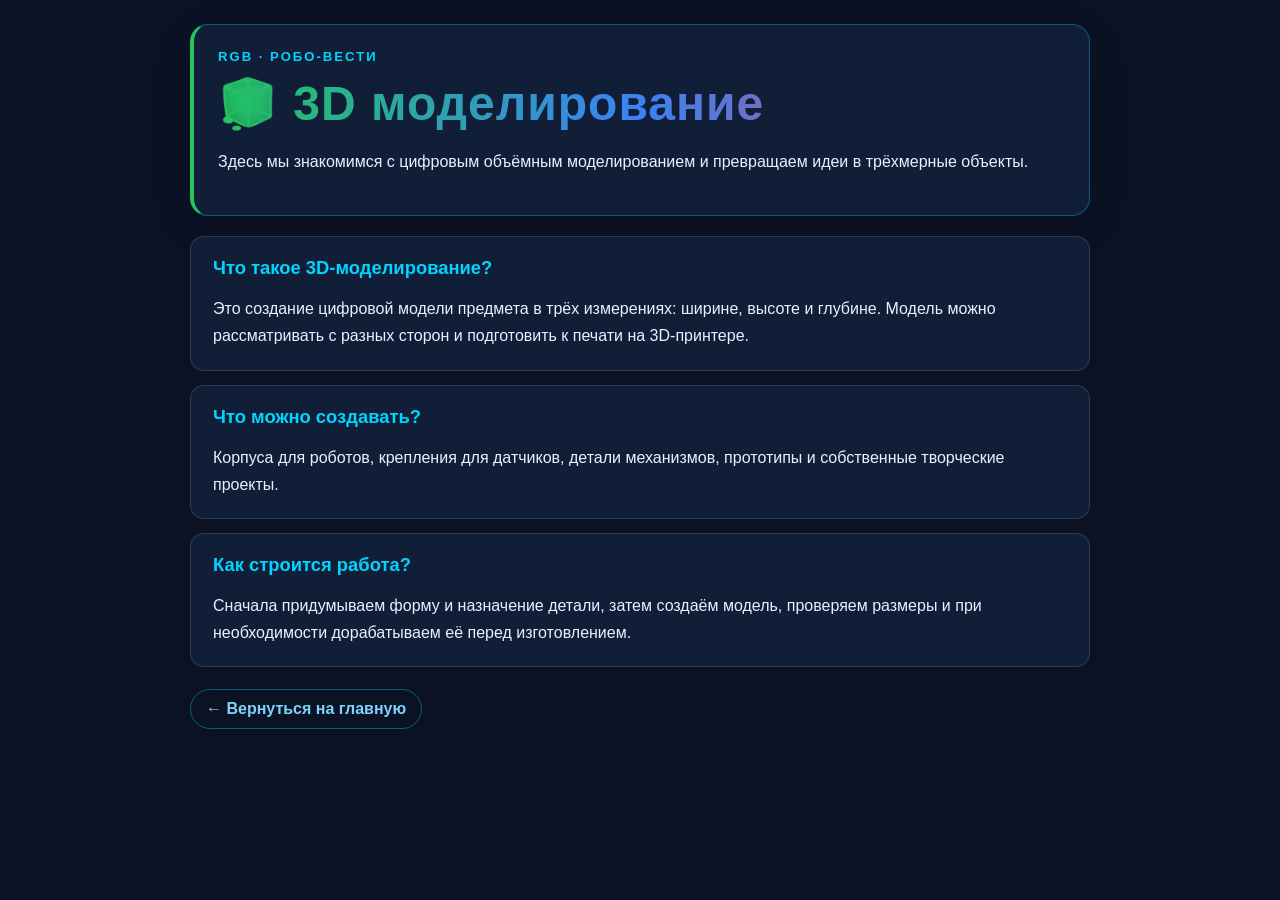
<file: 3d-modeling.html>
<!doctype html>
<html lang="ru">
<head>
  <meta charset="utf-8">
  <meta name="viewport" content="width=device-width, initial-scale=1">
  <meta name="theme-color" content="#101a32">
  <title>3D моделирование — RGB | РОБО-ВЕСТИ</title>
  <link rel="stylesheet" href="style/style.css">
  <style>
    body.topic-page { min-height: 100vh; margin: 0; padding: 24px 16px 48px; box-sizing: border-box; background: var(--custom-bg, #0b1224); color: var(--custom-text, #e8f1ff); }
    .topic-wrap { width: min(900px, 100%); margin: 0 auto; }
    .topic-header { padding: 24px; border: 1px solid var(--custom-accent, #00d4ff55); border-left: 4px solid #22c55e; border-radius: 18px; background: var(--custom-panel, #111e38); box-shadow: 0 12px 36px #0002; }
    .topic-kicker { color: var(--custom-accent, #00d4ff); font-weight: 700; letter-spacing: 2px; text-transform: uppercase; font-size: .82rem; }
    .topic-header h1 { margin: 12px 0; font-size: clamp(1.8rem, 5vw, 3rem); letter-spacing: 1px; }
    .topic-header p { line-height: 1.7; }
    .topic-content { display: grid; gap: 14px; margin-top: 18px; }
    .topic-card { padding: 20px 22px; border: 1px solid #ffffff20; border-radius: 14px; background: var(--custom-panel, #111e38); }
    .topic-card h2 { margin-top: 0; color: var(--custom-accent, #00d4ff); font-size: 1.15rem; }
    .topic-card p { line-height: 1.7; margin-bottom: 0; }
    .back-link { display: inline-flex; align-items: center; gap: 8px; margin-top: 22px; padding: 10px 15px; border-radius: 999px; border: 1px solid var(--custom-accent, #00d4ff66); color: var(--custom-accent, #7dd3fc); text-decoration: none; font-weight: 700; }
    .back-link:hover, .back-link:focus-visible { background: #00d4ff18; outline: 2px solid var(--custom-accent, #00d4ff); outline-offset: 2px; }
  </style>
</head>
<body class="topic-page">
  <main class="topic-wrap">
    <header class="topic-header">
      <div class="topic-kicker">RGB · РОБО-ВЕСТИ</div>
      <h1>🧊 3D моделирование</h1>
      <p>Здесь мы знакомимся с цифровым объёмным моделированием и превращаем идеи в трёхмерные объекты.</p>
    </header>
    <div class="topic-content">
      <section class="topic-card"><h2>Что такое 3D-моделирование?</h2><p>Это создание цифровой модели предмета в трёх измерениях: ширине, высоте и глубине. Модель можно рассматривать с разных сторон и подготовить к печати на 3D-принтере.</p></section>
<section class="topic-card"><h2>Что можно создавать?</h2><p>Корпуса для роботов, крепления для датчиков, детали механизмов, прототипы и собственные творческие проекты.</p></section>
<section class="topic-card"><h2>Как строится работа?</h2><p>Сначала придумываем форму и назначение детали, затем создаём модель, проверяем размеры и при необходимости дорабатываем её перед изготовлением.</p></section>
    </div>
    <a class="back-link" href="index.html">← Вернуться на главную</a>
  </main>
</body>
</html>
</file>
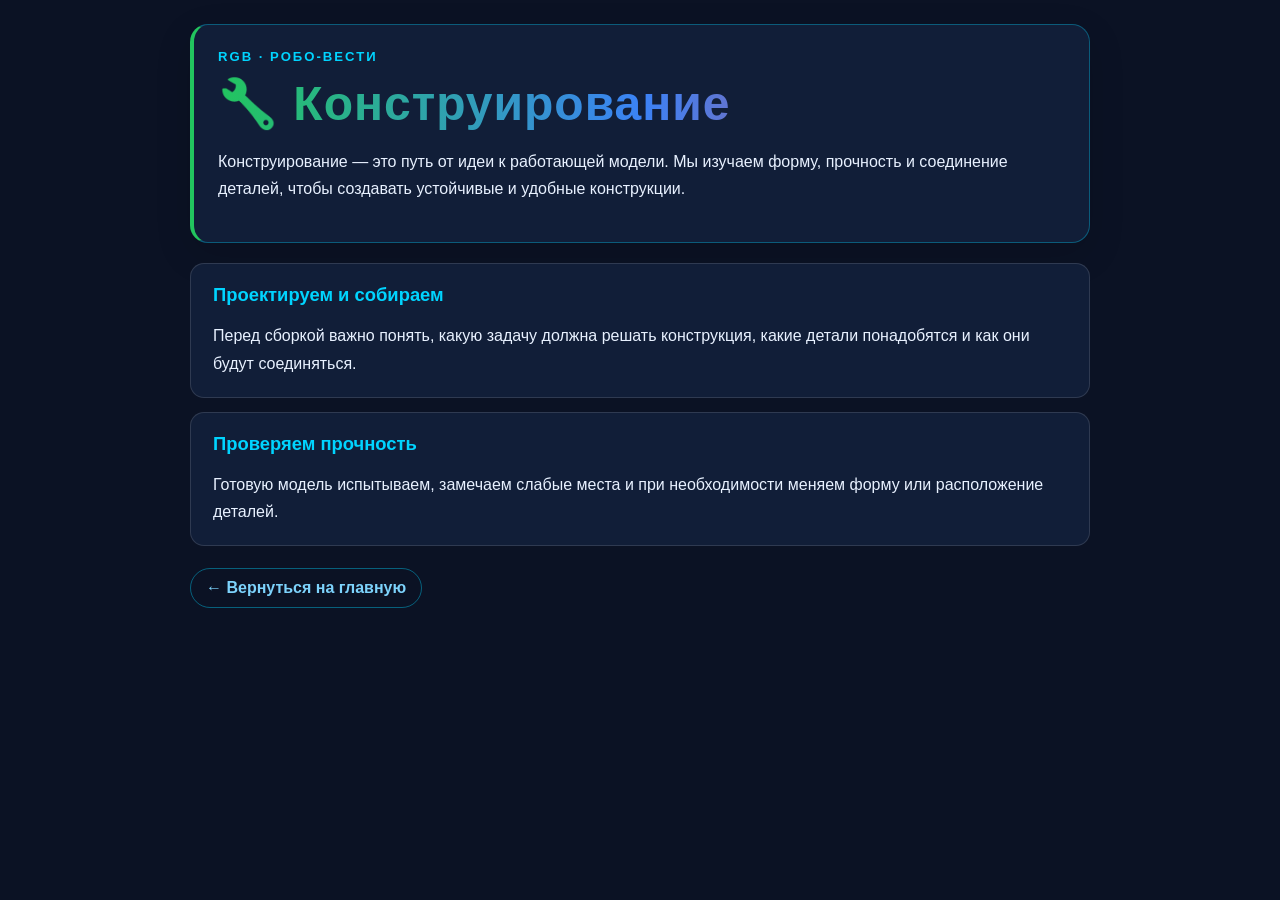
<file: construction.html>
<!doctype html>
<html lang="ru"><head><meta charset="utf-8"><meta name="viewport" content="width=device-width, initial-scale=1"><meta name="theme-color" content="#101a32"><title>🔧 Конструирование — RGB | РОБО-ВЕСТИ</title><link rel="stylesheet" href="style/style.css">
<style>body.topic-page{min-height:100vh;margin:0;padding:24px 16px 48px;box-sizing:border-box;background:var(--custom-bg,#0b1224);color:var(--custom-text,#e8f1ff)}.topic-wrap{width:min(900px,100%);margin:0 auto}.topic-header{padding:24px;border:1px solid var(--custom-accent,#00d4ff55);border-left:4px solid #22c55e;border-radius:18px;background:var(--custom-panel,#111e38);box-shadow:0 12px 36px #0002}.topic-kicker{color:var(--custom-accent,#00d4ff);font-weight:700;letter-spacing:2px;text-transform:uppercase;font-size:.82rem}.topic-header h1{margin:12px 0;font-size:clamp(1.8rem,5vw,3rem);letter-spacing:1px}.topic-header p{line-height:1.7}.topic-content{display:grid;gap:14px;margin-top:18px}.topic-card{padding:20px 22px;border:1px solid #ffffff20;border-radius:14px;background:var(--custom-panel,#111e38)}.topic-card h2{margin-top:0;color:var(--custom-accent,#00d4ff);font-size:1.15rem}.topic-card p{line-height:1.7;margin-bottom:0}.back-link{display:inline-flex;align-items:center;gap:8px;margin-top:22px;padding:10px 15px;border-radius:999px;border:1px solid var(--custom-accent,#00d4ff66);color:var(--custom-accent,#7dd3fc);text-decoration:none;font-weight:700}.back-link:hover,.back-link:focus-visible{background:#00d4ff18;outline:2px solid var(--custom-accent,#00d4ff);outline-offset:2px}</style></head>
<body class="topic-page"><main class="topic-wrap"><header class="topic-header"><div class="topic-kicker">RGB · РОБО-ВЕСТИ</div><h1>🔧 Конструирование</h1><p>Конструирование — это путь от идеи к работающей модели. Мы изучаем форму, прочность и соединение деталей, чтобы создавать устойчивые и удобные конструкции.</p></header><div class="topic-content"><section class="topic-card"><h2>Проектируем и собираем</h2><p>Перед сборкой важно понять, какую задачу должна решать конструкция, какие детали понадобятся и как они будут соединяться.</p></section><section class="topic-card"><h2>Проверяем прочность</h2><p>Готовую модель испытываем, замечаем слабые места и при необходимости меняем форму или расположение деталей.</p></section></div><a class="back-link" href="index.html">← Вернуться на главную</a></main></body></html>
</file>
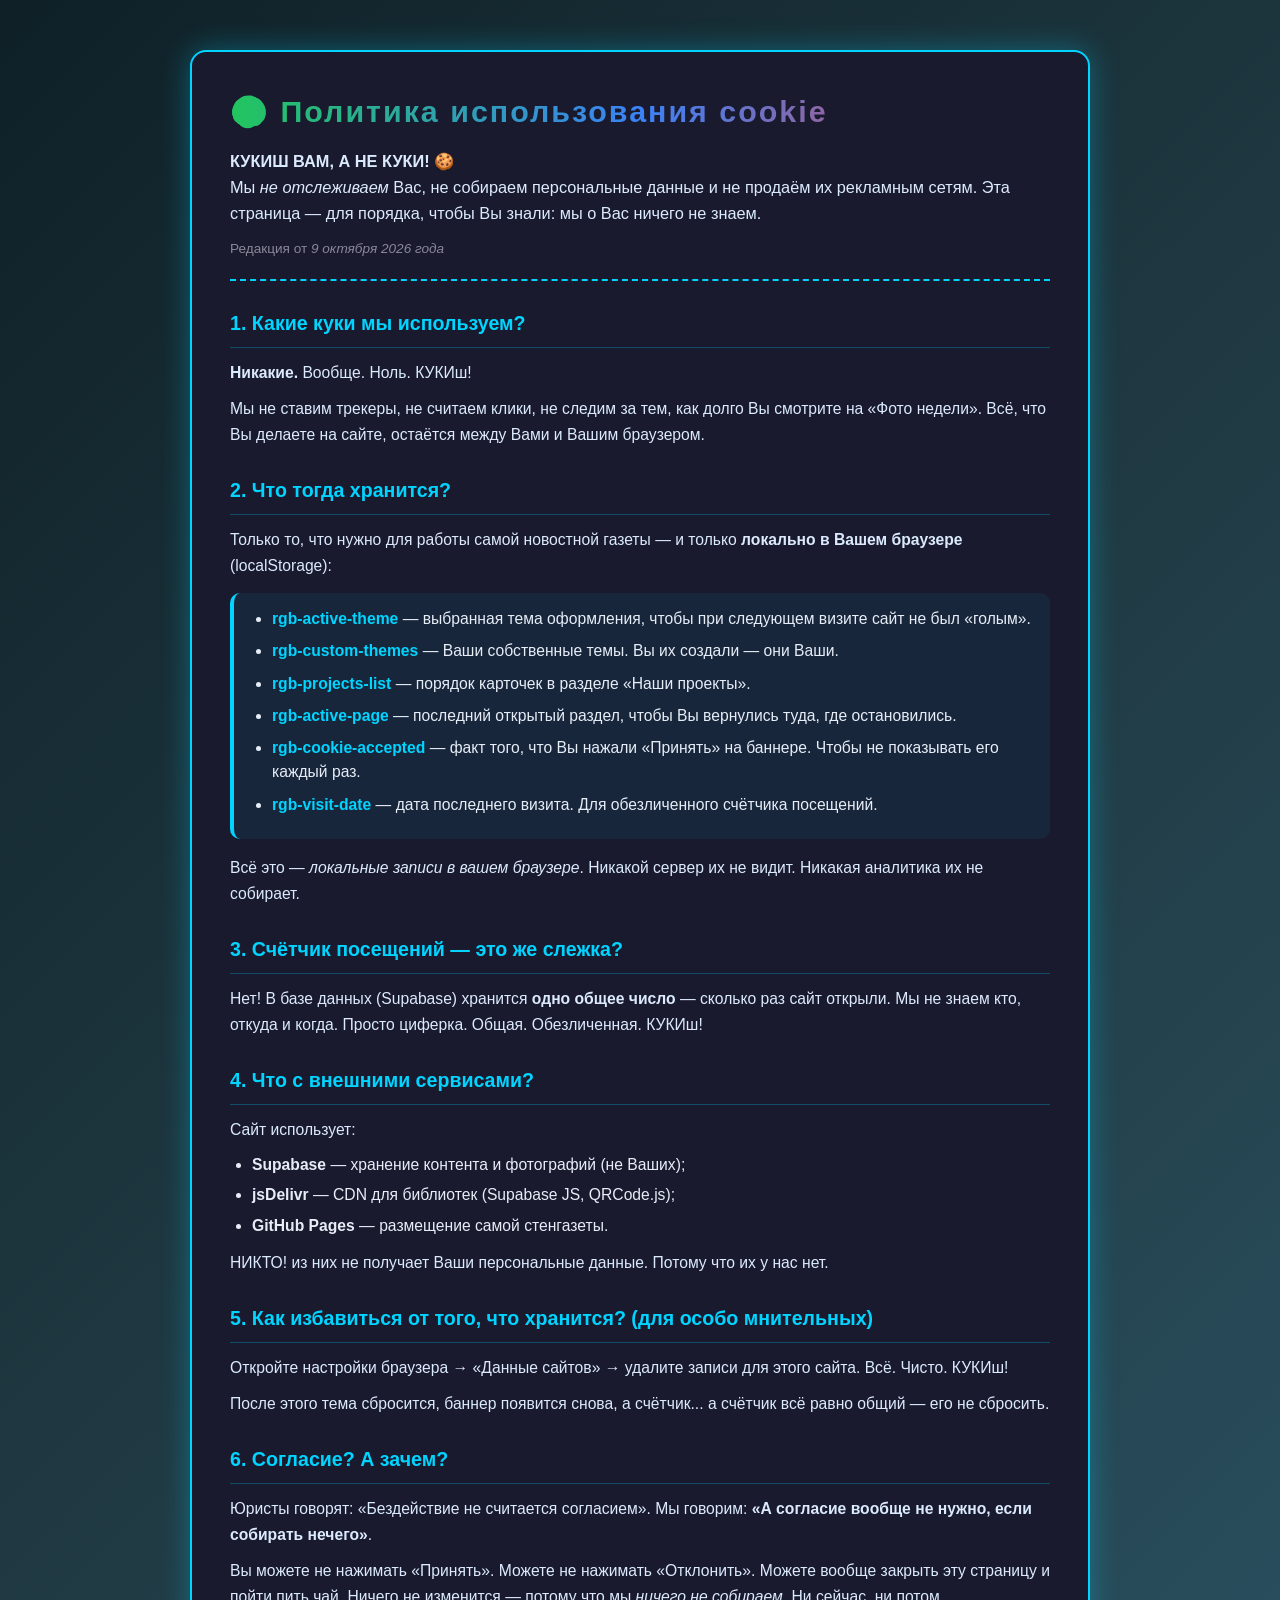
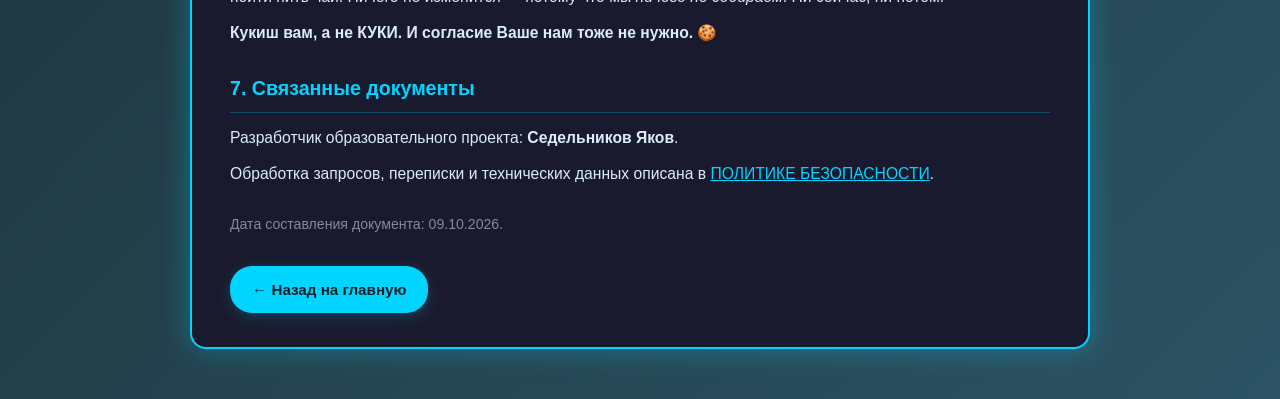
<file: cookies.html>
<!DOCTYPE html>
<html lang="ru">
<head>
    <meta charset="UTF-8">
    <meta name="viewport" content="width=device-width, initial-scale=1.0">
    <title>Политика использования cookie — РОБО-ВЕСТИ</title>
    <link rel="icon" href="data:image/svg+xml,<svg xmlns='http://www.w3.org/2000/svg' viewBox='0 0 100 100'><text y='.9em' font-size='90'>🍪</text></svg>">
    <link rel="stylesheet" href="style/style.css">
</head>
<body>

<main id="main" class="page-shell document-page">
    <header class="document-header">
        <h1>🍪 Политика использования cookie</h1>
        <p class="document-lead">
            <strong>КУКИШ ВАМ, А НЕ КУКИ!</strong> 🍪<br>
            Мы <em>не отслеживаем</em> Вас, не собираем персональные данные
            и не продаём их рекламным сетям. Эта страница — для порядка,
            чтобы Вы знали: мы о Вас ничего не знаем.
        </p>
        <p class="policy-date">
            Редакция от <time datetime="2026-10-09">9 октября 2026 года</time>
        </p>
    </header>

    <article class="policy-content">

        <section class="article-section">
            <h2>1. Какие куки мы используем?</h2>
            <p><strong>Никакие.</strong> Вообще. Ноль. КУКИш!</p>
            <p>Мы не ставим трекеры, не считаем клики, не следим за тем, как долго Вы
               смотрите на «Фото недели». Всё, что Вы делаете на сайте, остаётся
               между Вами и Вашим браузером.</p>
        </section>

        <section class="article-section">
            <h2>2. Что тогда хранится?</h2>
            <p>Только то, что нужно для работы самой новостной газеты — и только
               <strong>локально в Вашем браузере</strong> (localStorage):</p>
            <dl class="policy-storage">
                <div>
                    <ul>
                        <li><strong>rgb-active-theme</strong> — выбранная тема оформления, чтобы при следующем визите сайт не был «голым».</li>
                        <li><strong>rgb-custom-themes</strong> — Ваши собственные темы. Вы их создали — они Ваши.</li>
                        <li><strong>rgb-projects-list</strong> — порядок карточек в разделе «Наши проекты».</li>
                        <li><strong>rgb-active-page</strong> — последний открытый раздел, чтобы Вы вернулись туда, где остановились.</li>
                        <li><strong>rgb-cookie-accepted</strong> — факт того, что Вы нажали «Принять» на баннере. Чтобы не показывать его каждый раз.</li>
                        <li><strong>rgb-visit-date</strong> — дата последнего визита. Для обезличенного счётчика посещений.</li>
                    </ul>
                </div>
            </dl>
            <p>Всё это — <em>локальные записи в вашем браузере</em>. Никакой сервер их не видит.
               Никакая аналитика их не собирает.</p>
        </section>

        <section class="article-section">
            <h2>3. Счётчик посещений — это же слежка?</h2>
            <p>Нет! В базе данных (Supabase) хранится <strong>одно общее число</strong> —
               сколько раз сайт открыли. Мы не знаем кто, откуда и когда. Просто циферка.
               Общая. Обезличенная. КУКИш!</p>
        </section>

        <section class="article-section">
            <h2>4. Что с внешними сервисами?</h2>
            <p>Сайт использует:</p>
            <ul>
                <li><strong>Supabase</strong> — хранение контента и фотографий (не Ваших);</li>
                <li><strong>jsDelivr</strong> — CDN для библиотек (Supabase JS, QRCode.js);</li>
                <li><strong>GitHub Pages</strong> — размещение самой стенгазеты.</li>
            </ul>
            <p>НИКТО! из них не получает Ваши персональные данные. Потому что их у нас нет.</p>
        </section>

        <section class="article-section">
            <h2>5. Как избавиться от того, что хранится? (для особо мнительных)</h2>
            <p>Откройте настройки браузера → «Данные сайтов» → удалите записи для этого сайта.
               Всё. Чисто. КУКИш!</p>
            <p>После этого тема сбросится, баннер появится снова, а счётчик... а счётчик
               всё равно общий — его не сбросить.</p>
        </section>

        <section class="article-section">
            <h2>6. Согласие? А зачем?</h2>
            <p>
                Юристы говорят: «Бездействие не считается согласием». Мы говорим:
                <strong>«А согласие вообще не нужно, если собирать нечего»</strong>.
            </p>
            <p>
                Вы можете не нажимать «Принять». Можете не нажимать «Отклонить».
                Можете вообще закрыть эту страницу и пойти пить чай. Ничего не изменится —
                потому что мы <em>ничего не собираем</em>. Ни сейчас, ни потом.
            </p>
            <p>
                <strong>Кукиш вам, а не КУКИ. И согласие Ваше нам тоже не нужно. 🍪</strong>
            </p>
        </section>

        <section class="article-section">
            <h2>7. Связанные документы</h2>
            <p>Разработчик образовательного проекта: <strong>Седельников Яков</strong>.</p>
            <p>Обработка запросов, переписки и технических данных описана в
               <a href="security.html">ПОЛИТИКЕ БЕЗОПАСНОСТИ</a>.</p>
        </section>

        <p style="margin-top: 24px; color: #889; font-size: 0.9em;">
            Дата составления документа:
            <time datetime="2026-10-09">09.10.2026</time>.
        </p>
    </article>

    <div style="margin-top: 30px; display: flex; gap: 12px; flex-wrap: wrap;">
        <a href="index.html" class="button button--primary">← Назад на главную</a>
    </div>
</main>

</body>
</html>
</file>
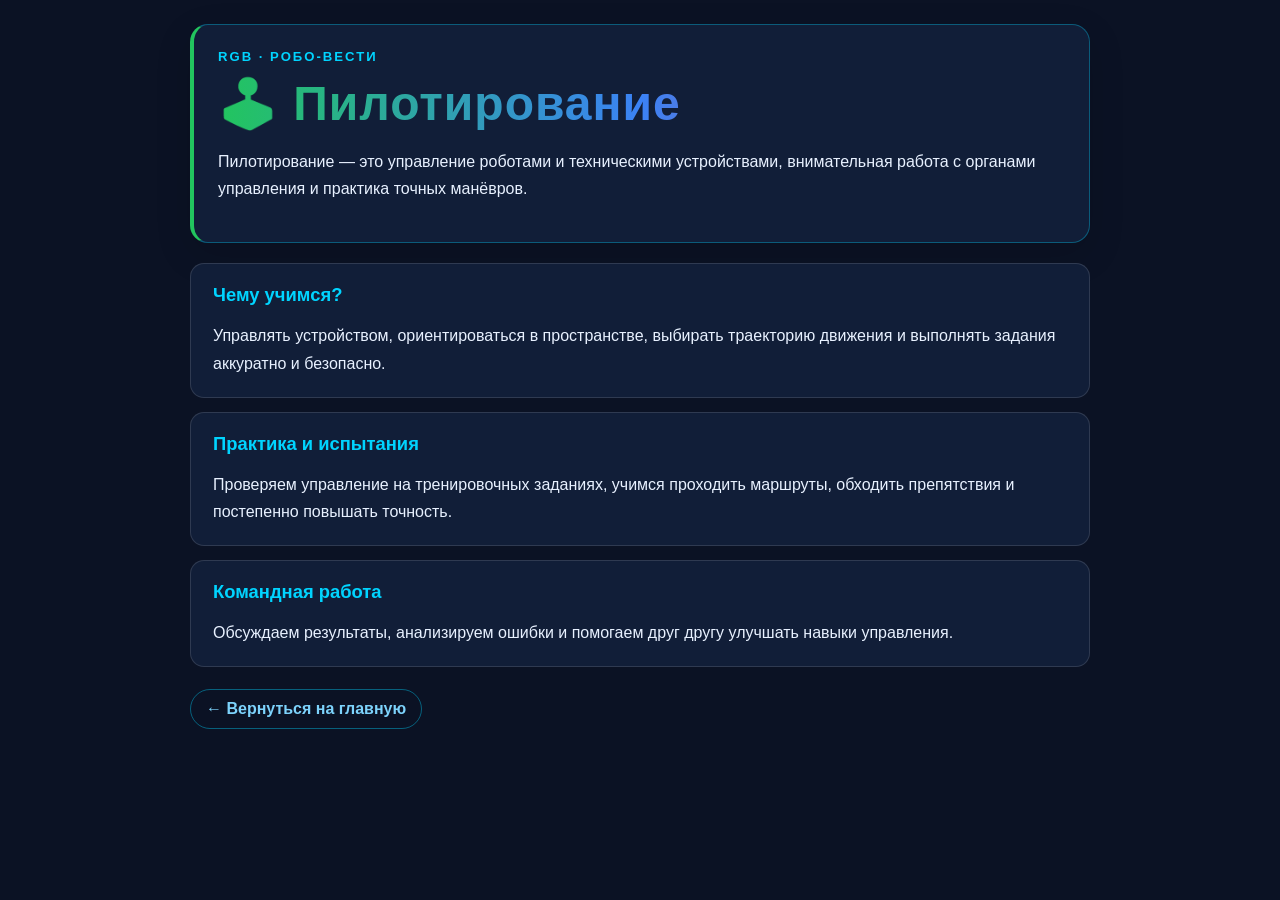
<file: piloting.html>
<!doctype html>
<html lang="ru">
<head>
  <meta charset="utf-8">
  <meta name="viewport" content="width=device-width, initial-scale=1">
  <meta name="theme-color" content="#101a32">
  <title>Пилотирование — RGB | РОБО-ВЕСТИ</title>
  <link rel="stylesheet" href="style/style.css">
  <style>
    body.topic-page { min-height: 100vh; margin: 0; padding: 24px 16px 48px; box-sizing: border-box; background: var(--custom-bg, #0b1224); color: var(--custom-text, #e8f1ff); }
    .topic-wrap { width: min(900px, 100%); margin: 0 auto; }
    .topic-header { padding: 24px; border: 1px solid var(--custom-accent, #00d4ff55); border-left: 4px solid #22c55e; border-radius: 18px; background: var(--custom-panel, #111e38); box-shadow: 0 12px 36px #0002; }
    .topic-kicker { color: var(--custom-accent, #00d4ff); font-weight: 700; letter-spacing: 2px; text-transform: uppercase; font-size: .82rem; }
    .topic-header h1 { margin: 12px 0; font-size: clamp(1.8rem, 5vw, 3rem); letter-spacing: 1px; }
    .topic-header p { line-height: 1.7; }
    .topic-content { display: grid; gap: 14px; margin-top: 18px; }
    .topic-card { padding: 20px 22px; border: 1px solid #ffffff20; border-radius: 14px; background: var(--custom-panel, #111e38); }
    .topic-card h2 { margin-top: 0; color: var(--custom-accent, #00d4ff); font-size: 1.15rem; }
    .topic-card p { line-height: 1.7; margin-bottom: 0; }
    .back-link { display: inline-flex; align-items: center; gap: 8px; margin-top: 22px; padding: 10px 15px; border-radius: 999px; border: 1px solid var(--custom-accent, #00d4ff66); color: var(--custom-accent, #7dd3fc); text-decoration: none; font-weight: 700; }
    .back-link:hover, .back-link:focus-visible { background: #00d4ff18; outline: 2px solid var(--custom-accent, #00d4ff); outline-offset: 2px; }
  </style>
</head>
<body class="topic-page">
  <main class="topic-wrap">
    <header class="topic-header">
      <div class="topic-kicker">RGB · РОБО-ВЕСТИ</div>
      <h1>🕹️ Пилотирование</h1>
      <p>Пилотирование — это управление роботами и техническими устройствами, внимательная работа с органами управления и практика точных манёвров.</p>
    </header>
    <div class="topic-content">
      <section class="topic-card"><h2>Чему учимся?</h2><p>Управлять устройством, ориентироваться в пространстве, выбирать траекторию движения и выполнять задания аккуратно и безопасно.</p></section>
<section class="topic-card"><h2>Практика и испытания</h2><p>Проверяем управление на тренировочных заданиях, учимся проходить маршруты, обходить препятствия и постепенно повышать точность.</p></section>
<section class="topic-card"><h2>Командная работа</h2><p>Обсуждаем результаты, анализируем ошибки и помогаем друг другу улучшать навыки управления.</p></section>
    </div>
    <a class="back-link" href="index.html">← Вернуться на главную</a>
  </main>
</body>
</html>
</file>
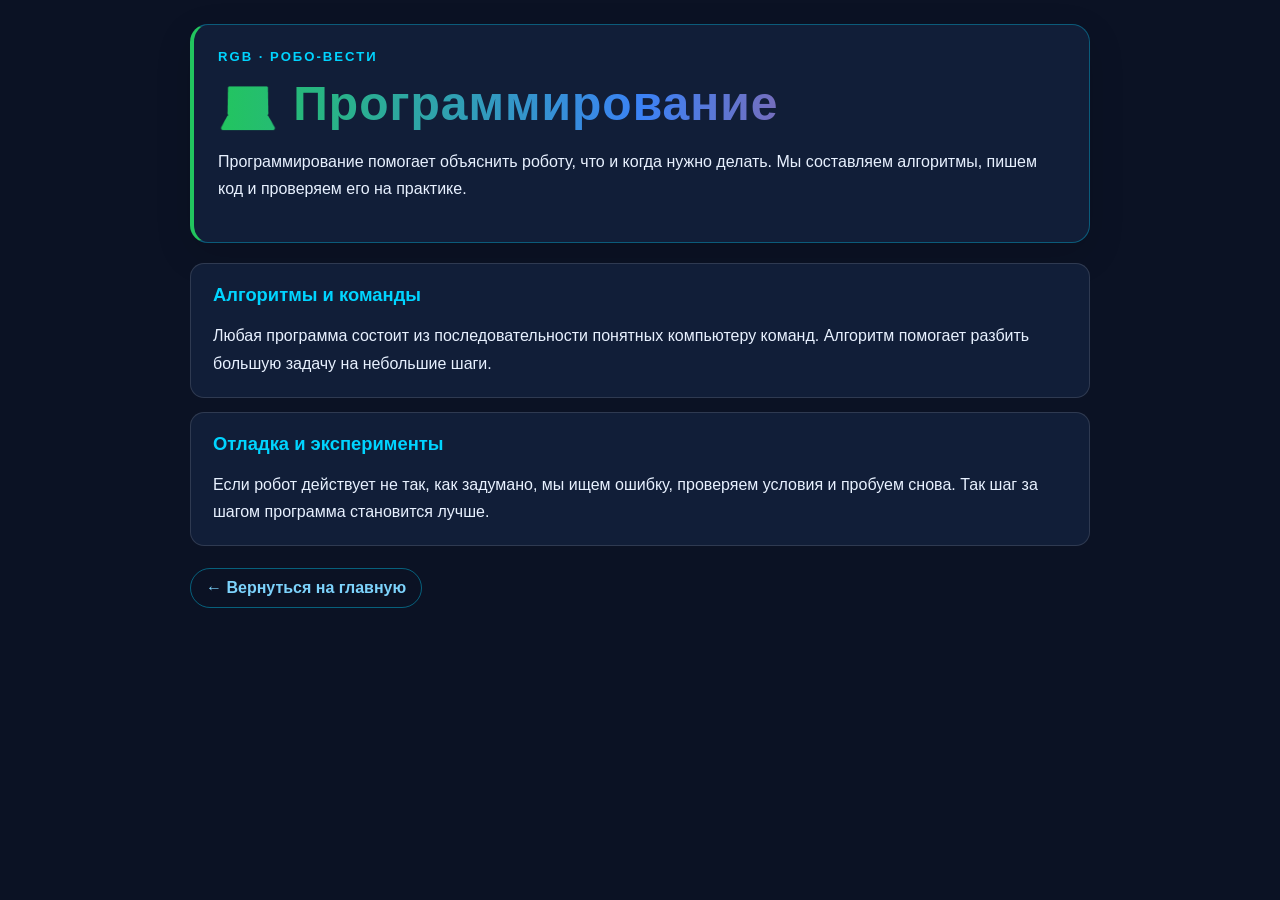
<file: programming.html>
<!doctype html>
<html lang="ru"><head><meta charset="utf-8"><meta name="viewport" content="width=device-width, initial-scale=1"><meta name="theme-color" content="#101a32"><title>💻 Программирование — RGB | РОБО-ВЕСТИ</title><link rel="stylesheet" href="style/style.css">
<style>body.topic-page{min-height:100vh;margin:0;padding:24px 16px 48px;box-sizing:border-box;background:var(--custom-bg,#0b1224);color:var(--custom-text,#e8f1ff)}.topic-wrap{width:min(900px,100%);margin:0 auto}.topic-header{padding:24px;border:1px solid var(--custom-accent,#00d4ff55);border-left:4px solid #22c55e;border-radius:18px;background:var(--custom-panel,#111e38);box-shadow:0 12px 36px #0002}.topic-kicker{color:var(--custom-accent,#00d4ff);font-weight:700;letter-spacing:2px;text-transform:uppercase;font-size:.82rem}.topic-header h1{margin:12px 0;font-size:clamp(1.8rem,5vw,3rem);letter-spacing:1px}.topic-header p{line-height:1.7}.topic-content{display:grid;gap:14px;margin-top:18px}.topic-card{padding:20px 22px;border:1px solid #ffffff20;border-radius:14px;background:var(--custom-panel,#111e38)}.topic-card h2{margin-top:0;color:var(--custom-accent,#00d4ff);font-size:1.15rem}.topic-card p{line-height:1.7;margin-bottom:0}.back-link{display:inline-flex;align-items:center;gap:8px;margin-top:22px;padding:10px 15px;border-radius:999px;border:1px solid var(--custom-accent,#00d4ff66);color:var(--custom-accent,#7dd3fc);text-decoration:none;font-weight:700}.back-link:hover,.back-link:focus-visible{background:#00d4ff18;outline:2px solid var(--custom-accent,#00d4ff);outline-offset:2px}</style></head>
<body class="topic-page"><main class="topic-wrap"><header class="topic-header"><div class="topic-kicker">RGB · РОБО-ВЕСТИ</div><h1>💻 Программирование</h1><p>Программирование помогает объяснить роботу, что и когда нужно делать. Мы составляем алгоритмы, пишем код и проверяем его на практике.</p></header><div class="topic-content"><section class="topic-card"><h2>Алгоритмы и команды</h2><p>Любая программа состоит из последовательности понятных компьютеру команд. Алгоритм помогает разбить большую задачу на небольшие шаги.</p></section><section class="topic-card"><h2>Отладка и эксперименты</h2><p>Если робот действует не так, как задумано, мы ищем ошибку, проверяем условия и пробуем снова. Так шаг за шагом программа становится лучше.</p></section></div><a class="back-link" href="index.html">← Вернуться на главную</a></main></body></html>
</file>
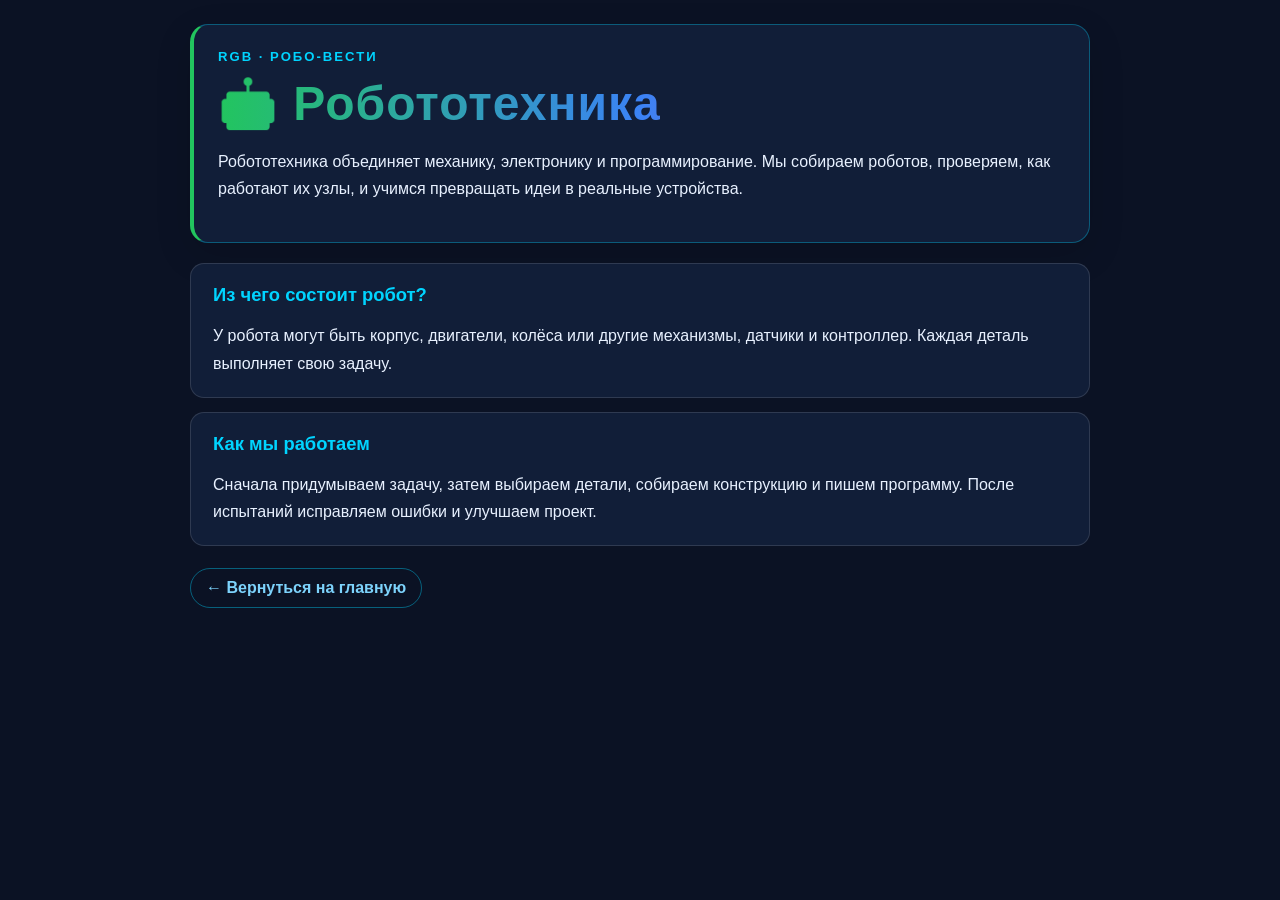
<file: robototechnika.html>
<!doctype html>
<html lang="ru"><head><meta charset="utf-8"><meta name="viewport" content="width=device-width, initial-scale=1"><meta name="theme-color" content="#101a32"><title>🤖 Робототехника — RGB | РОБО-ВЕСТИ</title><link rel="stylesheet" href="style/style.css">
<style>body.topic-page{min-height:100vh;margin:0;padding:24px 16px 48px;box-sizing:border-box;background:var(--custom-bg,#0b1224);color:var(--custom-text,#e8f1ff)}.topic-wrap{width:min(900px,100%);margin:0 auto}.topic-header{padding:24px;border:1px solid var(--custom-accent,#00d4ff55);border-left:4px solid #22c55e;border-radius:18px;background:var(--custom-panel,#111e38);box-shadow:0 12px 36px #0002}.topic-kicker{color:var(--custom-accent,#00d4ff);font-weight:700;letter-spacing:2px;text-transform:uppercase;font-size:.82rem}.topic-header h1{margin:12px 0;font-size:clamp(1.8rem,5vw,3rem);letter-spacing:1px}.topic-header p{line-height:1.7}.topic-content{display:grid;gap:14px;margin-top:18px}.topic-card{padding:20px 22px;border:1px solid #ffffff20;border-radius:14px;background:var(--custom-panel,#111e38)}.topic-card h2{margin-top:0;color:var(--custom-accent,#00d4ff);font-size:1.15rem}.topic-card p{line-height:1.7;margin-bottom:0}.back-link{display:inline-flex;align-items:center;gap:8px;margin-top:22px;padding:10px 15px;border-radius:999px;border:1px solid var(--custom-accent,#00d4ff66);color:var(--custom-accent,#7dd3fc);text-decoration:none;font-weight:700}.back-link:hover,.back-link:focus-visible{background:#00d4ff18;outline:2px solid var(--custom-accent,#00d4ff);outline-offset:2px}</style></head>
<body class="topic-page"><main class="topic-wrap"><header class="topic-header"><div class="topic-kicker">RGB · РОБО-ВЕСТИ</div><h1>🤖 Робототехника</h1><p>Робототехника объединяет механику, электронику и программирование. Мы собираем роботов, проверяем, как работают их узлы, и учимся превращать идеи в реальные устройства.</p></header><div class="topic-content"><section class="topic-card"><h2>Из чего состоит робот?</h2><p>У робота могут быть корпус, двигатели, колёса или другие механизмы, датчики и контроллер. Каждая деталь выполняет свою задачу.</p></section><section class="topic-card"><h2>Как мы работаем</h2><p>Сначала придумываем задачу, затем выбираем детали, собираем конструкцию и пишем программу. После испытаний исправляем ошибки и улучшаем проект.</p></section></div><a class="back-link" href="index.html">← Вернуться на главную</a></main></body></html>
</file>
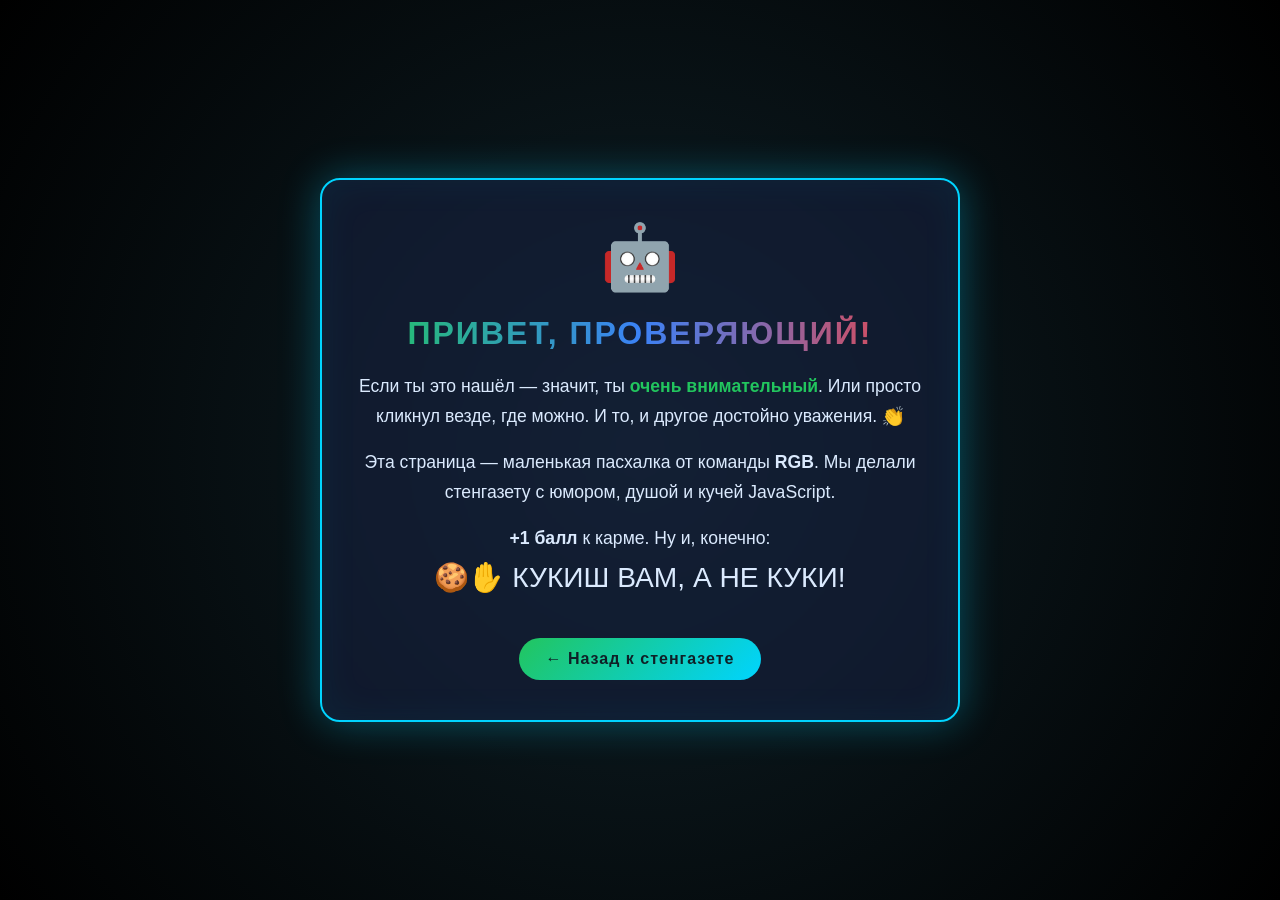
<file: secret.html>
<!DOCTYPE html>
<html lang="ru">
<head>
<meta charset="UTF-8">
<meta name="viewport" content="width=device-width, initial-scale=1.0">
<title>🤫 Секретная страница</title>
<link rel="icon" href="data:image/svg+xml,<svg xmlns='http://www.w3.org/2000/svg' viewBox='0 0 100 100'><text y='.9em' font-size='90'>🤖</text></svg>">
<style>
  * { box-sizing: border-box; margin: 0; padding: 0; }
  body {
    font-family: 'Segoe UI', Tahoma, sans-serif;
    background: radial-gradient(circle at 50% 50%, #0f2027, #000);
    color: #00d4ff;
    min-height: 100vh;
    display: flex;
    align-items: center;
    justify-content: center;
    padding: 20px;
    text-align: center;
    overflow: hidden;
  }
  .box {
    max-width: 640px;
    padding: 40px 30px;
    border: 2px solid #00d4ff;
    border-radius: 20px;
    background: rgba(22, 33, 62, 0.6);
    backdrop-filter: blur(8px);
    box-shadow: 0 0 40px #00d4ff55, inset 0 0 40px #00d4ff11;
    animation: glow 3s ease-in-out infinite alternate;
  }
  @keyframes glow {
    from { box-shadow: 0 0 40px #00d4ff55, inset 0 0 40px #00d4ff11; }
    to   { box-shadow: 0 0 60px #00d4ff88, inset 0 0 60px #00d4ff22; }
  }
  h1 {
    font-size: 2em;
    margin-bottom: 20px;
    background: linear-gradient(90deg, #22c55e, #3b82f6, #ef4444);
    -webkit-background-clip: text;
    -webkit-text-fill-color: transparent;
    background-clip: text;
    letter-spacing: 2px;
  }
  .emoji {
    font-size: 4em;
    margin-bottom: 20px;
    display: block;
    animation: bounce 2s ease-in-out infinite;
  }
  @keyframes bounce {
    0%, 100% { transform: translateY(0); }
    50%      { transform: translateY(-12px); }
  }
  p {
    font-size: 1.1em;
    line-height: 1.7;
    color: #dbeafe;
    margin-bottom: 16px;
  }
  .highlight {
    color: #22c55e;
    font-weight: 800;
  }
  .back-btn {
    display: inline-block;
    margin-top: 20px;
    padding: 12px 26px;
    background: linear-gradient(135deg, #22c55e, #00d4ff);
    color: #0f2027;
    text-decoration: none;
    border-radius: 30px;
    font-weight: 800;
    letter-spacing: 1px;
    transition: transform .2s;
  }
  .back-btn:hover { transform: translateY(-3px); }
</style>
</head>
<body>

<div class="box">
  <span class="emoji">🤖</span>
  <h1>ПРИВЕТ, ПРОВЕРЯЮЩИЙ!</h1>
  <p>
    Если ты это нашёл — значит, ты <span class="highlight">очень внимательный</span>.
    Или просто кликнул везде, где можно. И то, и другое достойно уважения. 👏
  </p>
  <p>
    Эта страница — маленькая пасхалка от команды <strong>RGB</strong>.
    Мы делали стенгазету с юмором, душой и кучей JavaScript.
  </p>
  <p>
    <strong>+1 балл</strong> к карме. Ну и, конечно: <br>
    <span style="font-size: 1.6em;">🍪✋ КУКИШ ВАМ, А НЕ КУКИ!</span>
  </p>
  <a class="back-btn" href="index.html">← Назад к стенгазете</a>
</div>

</body>
</html>
</file>
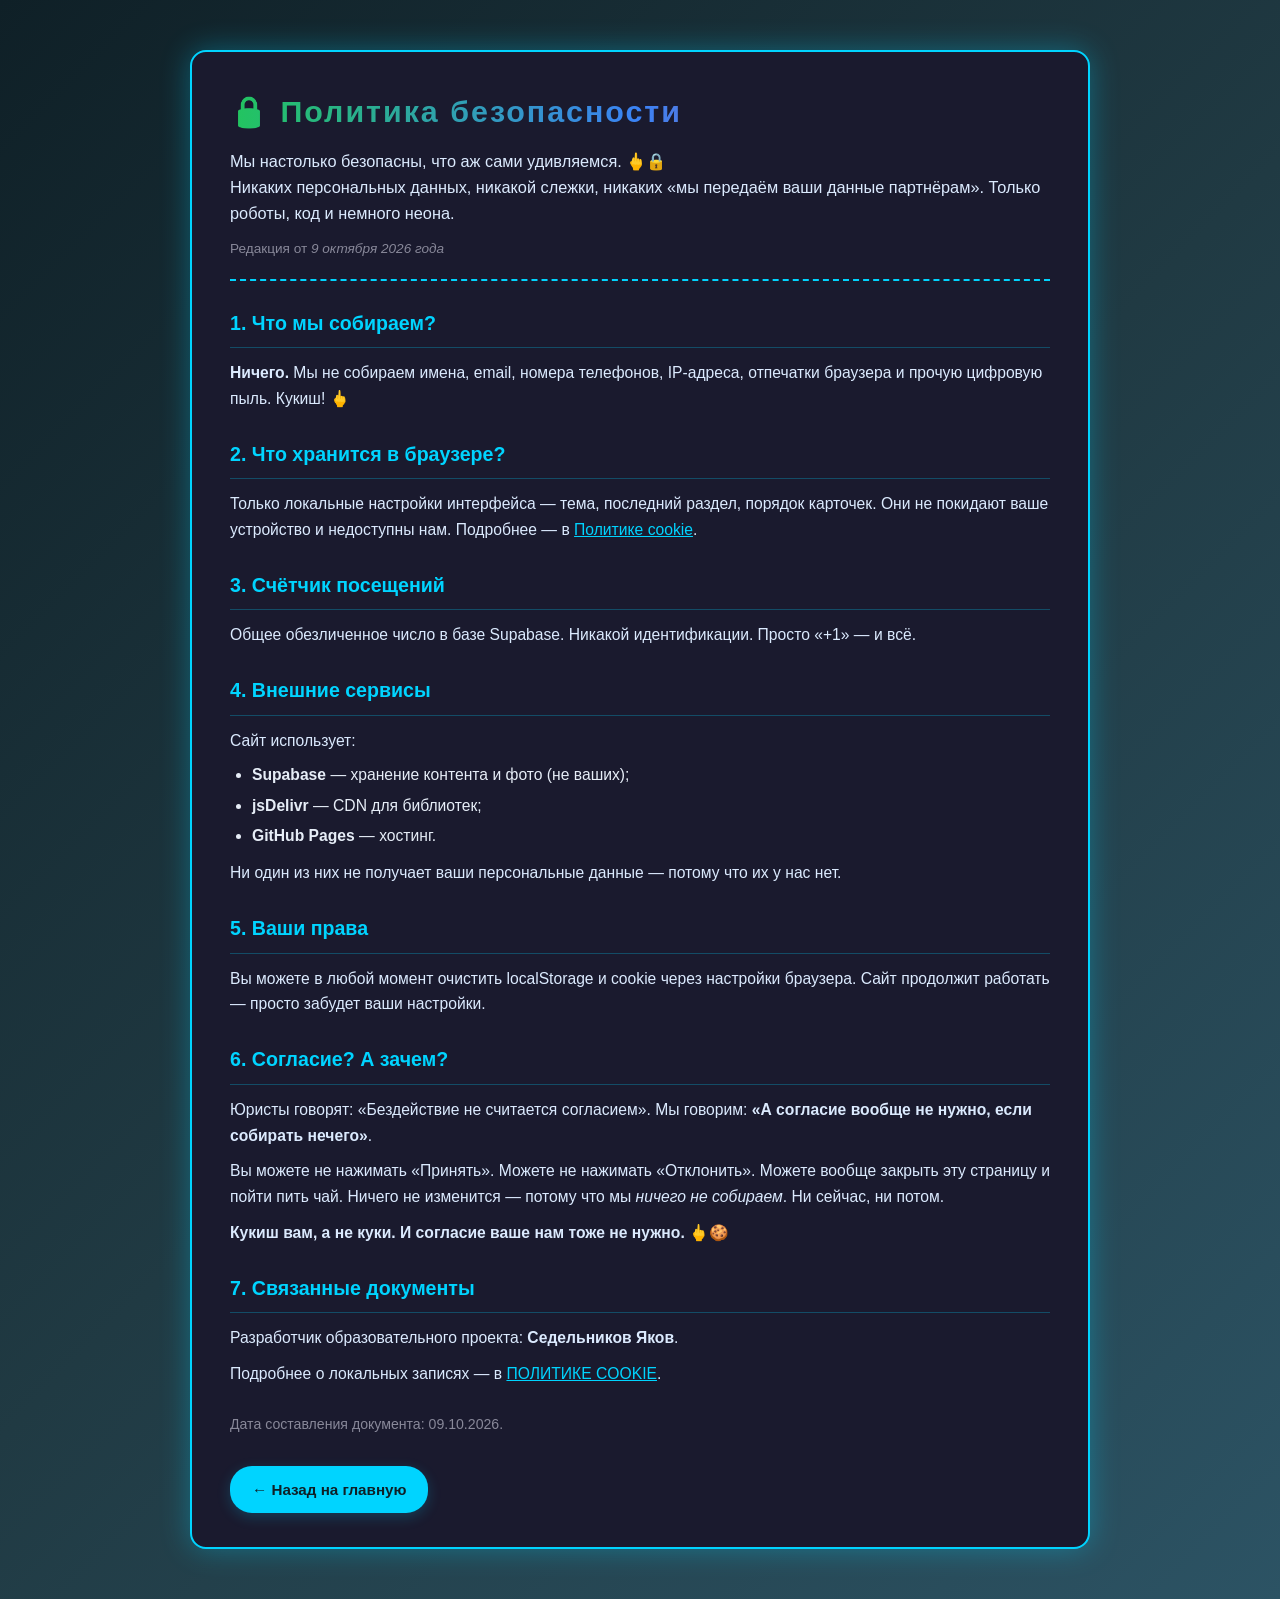
<file: security.html>
<!DOCTYPE html>
<html lang="ru">
<head>
    <meta charset="UTF-8">
    <meta name="viewport" content="width=device-width, initial-scale=1.0">
    <title>Политика безопасности — РОБО-ВЕСТИ</title>
    <link rel="icon" href="data:image/svg+xml,<svg xmlns='http://www.w3.org/2000/svg' viewBox='0 0 100 100'><text y='.9em' font-size='90'>🔒</text></svg>">
    <link rel="stylesheet" href="style/style.css">
</head>
<body>

<main id="main" class="page-shell document-page">
    <header class="document-header">
        <h1>🔒 Политика безопасности</h1>
        <p class="document-lead">
            Мы настолько безопасны, что аж сами удивляемся. 🖕🔒<br>
            Никаких персональных данных, никакой слежки, никаких «мы передаём
            ваши данные партнёрам». Только роботы, код и немного неона.
        </p>
        <p class="policy-date">
            Редакция от <time datetime="2026-10-09">9 октября 2026 года</time>
        </p>
    </header>

    <article class="policy-content">

        <section class="article-section">
            <h2>1. Что мы собираем?</h2>
            <p><strong>Ничего.</strong> Мы не собираем имена, email, номера телефонов,
               IP-адреса, отпечатки браузера и прочую цифровую пыль. Кукиш! 🖕</p>
        </section>

        <section class="article-section">
            <h2>2. Что хранится в браузере?</h2>
            <p>Только локальные настройки интерфейса — тема, последний раздел,
               порядок карточек. Они не покидают ваше устройство и недоступны нам.
               Подробнее — в <a href="cookies.html">Политике cookie</a>.</p>
        </section>

        <section class="article-section">
            <h2>3. Счётчик посещений</h2>
            <p>Общее обезличенное число в базе Supabase. Никакой идентификации.
               Просто «+1» — и всё.</p>
        </section>

        <section class="article-section">
            <h2>4. Внешние сервисы</h2>
            <p>Сайт использует:</p>
            <ul>
                <li><strong>Supabase</strong> — хранение контента и фото (не ваших);</li>
                <li><strong>jsDelivr</strong> — CDN для библиотек;</li>
                <li><strong>GitHub Pages</strong> — хостинг.</li>
            </ul>
            <p>Ни один из них не получает ваши персональные данные —
               потому что их у нас нет.</p>
        </section>

        <section class="article-section">
            <h2>5. Ваши права</h2>
            <p>Вы можете в любой момент очистить localStorage и cookie через
               настройки браузера. Сайт продолжит работать — просто забудет
               ваши настройки.</p>
        </section>

        <section class="article-section">
            <h2>6. Согласие? А зачем?</h2>
            <p>
                Юристы говорят: «Бездействие не считается согласием». Мы говорим:
                <strong>«А согласие вообще не нужно, если собирать нечего»</strong>.
            </p>
            <p>
                Вы можете не нажимать «Принять». Можете не нажимать «Отклонить».
                Можете вообще закрыть эту страницу и пойти пить чай. Ничего не изменится —
                потому что мы <em>ничего не собираем</em>. Ни сейчас, ни потом.
            </p>
            <p>
                <strong>Кукиш вам, а не куки. И согласие ваше нам тоже не нужно. 🖕🍪</strong>
            </p>
        </section>

        <section class="article-section">
            <h2>7. Связанные документы</h2>
            <p>Разработчик образовательного проекта: <strong>Седельников Яков</strong>.</p>
            <p>Подробнее о локальных записях — в
               <a href="cookies.html">ПОЛИТИКЕ COOKIE</a>.</p>
        </section>

        <p style="margin-top: 24px; color: #889; font-size: 0.9em;">
            Дата составления документа:
            <time datetime="2026-10-09">09.10.2026</time>.
        </p>
    </article>

    <div style="margin-top: 30px; display: flex; gap: 12px; flex-wrap: wrap;">
        <a href="index.html" class="button button--primary">← Назад на главную</a>
    </div>
</main>

</body>
</html>
</file>
<file: style/style.css>
* { box-sizing: border-box; }
  body {
    font-family: 'Segoe UI', Tahoma, sans-serif;
    background: linear-gradient(135deg, #0f2027, #203a43, #2c5364);
    margin: 0; padding: 20px; color: #fff; min-height: 100vh;
    transition: background-image 0.3s ease;
  }
  .paper {
    max-width: 1100px; margin: auto; background: #1a1a2e;
    border: 3px solid #00d4ff; border-radius: 15px; padding: 25px;
    box-shadow: 0 0 30px #00d4ff88;
  }
  header { border-bottom: 2px dashed #00d4ff; padding-bottom: 15px; margin-bottom: 20px; }
  .top-row { display: flex; align-items: center; gap: 20px; flex-wrap: wrap; }
  .logo { flex-shrink: 0; filter: drop-shadow(0 0 10px #00d4ffaa); animation: spin 12s linear infinite; }
  @keyframes spin { from { transform: rotate(0deg); } to { transform: rotate(360deg); } }
  .title-block { flex: 1.15 1 0; min-width: 240px; }

  .cyber-vision-card {
    position: relative;
    margin: 0 0 20px;
    padding: 20px 22px;
    border: 1px solid var(--custom-accent-soft, #00d4ff55);
    border-left: 5px solid var(--custom-accent, #8b5cf6);
    border-radius: 16px;
    background: linear-gradient(135deg,
      var(--custom-card, #182443) 0%,
      var(--custom-paper, #111a31) 55%,
      var(--custom-card, #1b1635) 100%);
    box-shadow: 0 10px 28px #0003, 0 0 22px var(--custom-accent-soft, #8b5cf620);
    overflow: hidden;
  }
  .cyber-vision-card::before {
    content: ""; position: absolute; width: 180px; height: 180px;
    right: -75px; top: -95px; border-radius: 50%;
    background: var(--custom-accent-soft, #00d4ff14);
    pointer-events: none;
  }
  .cyber-vision-card .cyber-vision-title {
    display: flex; align-items: center; gap: 10px;
    margin: 0 0 10px;
    color: var(--custom-accent, #a78bfa);
    font-size: 1.3em;
    border-bottom: 1px solid var(--custom-accent-soft, #00d4ff35);
    padding-bottom: 9px;
  }
  .cyber-vision-card .cyber-vision-title span { font-size: 1.15em; }
  .cyber-vision-card p {
    margin: 0 0 15px;
    color: var(--custom-text, #e6edf7);
    line-height: 1.6;
  }
  .cyber-vision-link {
    display: inline-flex; align-items: center; gap: 8px;
    padding: 10px 16px; border-radius: 10px;
    background: var(--custom-accent, #00d4ff);
    color: var(--custom-paper, #07131d) !important;
    font-weight: 800; text-decoration: none;
    box-shadow: 0 5px 16px var(--custom-accent-soft, #00d4ff30);
    transition: transform .2s ease, box-shadow .2s ease, filter .2s ease;
  }
  .cyber-vision-link:hover {
    transform: translateY(-2px);
    filter: brightness(1.1);
    box-shadow: 0 8px 22px var(--custom-accent-soft, #00d4ff45);
  }

  .about-panel {
    flex: 1 1 0; min-width: 270px;
    padding: 16px 18px;
    background: linear-gradient(145deg,
      var(--custom-card, #16213e),
      var(--custom-paper, #111a30));
    border: 1px solid var(--custom-accent-soft, #00d4ff55);
    border-left: 4px solid var(--custom-accent, #22c55e);
    border-radius: 14px;
    box-shadow: 0 8px 24px #0003, 0 0 18px var(--custom-accent-soft, #00d4ff18);
    position: relative; overflow: hidden;
  }
  .about-panel::after {
    content: ""; position: absolute; width: 90px; height: 90px;
    right: -35px; top: -35px; border-radius: 50%;
    background: var(--custom-accent-soft, #00d4ff12);
    pointer-events: none;
  }
  .about-panel h2 {
    margin: 0 0 8px;
    color: var(--custom-accent, #00d4ff);
    font-size: 1.15em;
    border-bottom: 1px solid var(--custom-accent-soft, #00d4ff44);
    padding-bottom: 7px;
  }
  .about-panel p {
    margin: 0; line-height: 1.55;
    color: var(--custom-text, #dbeafe);
    font-size: 0.92em;
  }
  .about-tags { display: flex; flex-wrap: wrap; gap: 6px; margin-top: 12px; }
  .about-tag {
    display: inline-block; padding: 4px 9px;
    border-radius: 999px;
    background: var(--custom-accent-soft, #00d4ff18);
    border: 1px solid var(--custom-accent-soft, #00d4ff44);
    color: var(--custom-accent, #7dd3fc);
    font-size: 0.76em; font-weight: 700;
  }

  .class-name { font-size: 1.1em; color: #00d4ff; letter-spacing: 4px; font-weight: bold; text-transform: uppercase; }
  h1 {
    font-size: 2.4em; margin: 5px 0;
    background: linear-gradient(90deg, #22c55e, #3b82f6, #ef4444);
    -webkit-background-clip: text; -webkit-text-fill-color: transparent;
    background-clip: text; letter-spacing: 3px;
  }
  .slogan { color: #ff00ea; font-style: italic; margin-top: 5px; font-size: 1em; }

  .admin-bar {
    display: flex; justify-content: flex-end; align-items: center;
    gap: 10px; margin-bottom: 10px; flex-wrap: wrap;
  }
  .admin-bar button {
    background: #16213e; color: #ffd700; border: 2px solid #ffd700;
    padding: 6px 14px; border-radius: 20px; cursor: pointer;
    font-weight: bold; font-size: 0.85em; font-family: inherit;
    transition: all 0.25s;
  }
  .admin-bar button:hover { background: #ffd700; color: #0f2027; }
  .admin-bar button.on {
    background: #22c55e; border-color: #22c55e; color: #fff;
    box-shadow: 0 0 12px #22c55e;
  }
  .admin-bar button.panel-btn { background: #16213e; color: #00d4ff; border-color: #00d4ff; }
  .admin-bar button.panel-btn:hover { background: #00d4ff; color: #0f2027; }
  .admin-bar button.icon-btn {
    width: 42px; height: 42px; padding: 0;
    display: inline-flex; align-items: center; justify-content: center;
    font-size: 1.25em; line-height: 1; border-radius: 50%;
  }
  .admin-status { font-size: 0.85em; color: #aaa; }

  nav { margin-top: 18px; display: flex; flex-wrap: wrap; gap: 10px; }
  nav button {
    background: #16213e; color: #00d4ff; border: 2px solid #00d4ff;
    padding: 10px 18px; border-radius: 25px; cursor: pointer;
    font-weight: bold; font-size: 0.95em; font-family: inherit;
    transition: all 0.25s;
  }
  nav button:hover { background: #00d4ff; color: #0f2027; box-shadow: 0 0 15px #00d4ff; transform: translateY(-2px); }
  nav button.active {
    background: linear-gradient(90deg, #22c55e, #3b82f6, #ef4444);
    color: #fff; border-color: transparent; box-shadow: 0 0 20px #3b82f6aa;
  }

  .page { display: none; }
  .page.active { display: block; animation: fadeIn 0.4s ease; }
  @keyframes fadeIn { from { opacity: 0; transform: translateY(10px); } to { opacity: 1; transform: translateY(0); } }

  .grid { display: grid; grid-template-columns: 2fr 1fr; gap: 20px; }
  @media (max-width: 720px) { .grid { grid-template-columns: 1fr; } }
  .card {
    background: #16213e; border-left: 4px solid #00d4ff; border-radius: 10px;
    padding: 15px; margin-bottom: 15px; transition: transform 0.3s, box-shadow 0.3s;
  }
  .card:hover { transform: translateY(-3px); box-shadow: 0 5px 15px #00d4ff55; }

  body.reveal-enabled .card.reveal-card,
  body.reveal-enabled .cyber-vision-card.reveal-card,
  body.reveal-enabled .projects-category.reveal-card,
  body.reveal-enabled .site-qr-section.reveal-card,
  body.reveal-enabled .visits-counter.reveal-card {
    opacity: 0;
    transform: translateY(38px) scale(0.97);
    filter: blur(2px);
    transition:
      opacity 0.65s ease,
      transform 0.65s cubic-bezier(0.22, 1, 0.36, 1),
      filter 0.65s ease,
      box-shadow 0.3s ease;
    transition-delay: var(--reveal-delay, 0ms);
  }
  body.reveal-enabled .card.reveal-card.is-visible,
  body.reveal-enabled .cyber-vision-card.reveal-card.is-visible,
  body.reveal-enabled .projects-category.reveal-card.is-visible,
  body.reveal-enabled .site-qr-section.reveal-card.is-visible,
  body.reveal-enabled .visits-counter.reveal-card.is-visible {
    opacity: 1;
    transform: translateY(0) scale(1);
    filter: blur(0);
  }
  @media (prefers-reduced-motion: reduce) {
    body.reveal-enabled .card.reveal-card,
    body.reveal-enabled .card.reveal-card.is-visible,
    body.reveal-enabled .cyber-vision-card.reveal-card,
    body.reveal-enabled .cyber-vision-card.reveal-card.is-visible,
    body.reveal-enabled .projects-category.reveal-card,
    body.reveal-enabled .projects-category.reveal-card.is-visible,
    body.reveal-enabled .site-qr-section.reveal-card,
    body.reveal-enabled .site-qr-section.reveal-card.is-visible,
    body.reveal-enabled .visits-counter.reveal-card,
    body.reveal-enabled .visits-counter.reveal-card.is-visible {
      opacity: 1; transform: none; filter: none; transition: none;
    }
  }

  .card h2 {
    color: #00d4ff; margin-top: 0; font-size: 1.3em;
    border-bottom: 1px solid #00d4ff44; padding-bottom: 5px;
  }
  .card.highlight { border-left-color: #ff00ea; }
  .card.highlight h2 { color: #ff00ea; }
  .card.joke { border-left-color: #ffd700; }
  .card.joke h2 { color: #ffd700; }
  .card.puzzle { border-left-color: #00ff88; }
  .card.puzzle h2 { color: #00ff88; }

  .tag {
    display: inline-block; background: #00d4ff; color: #0f2027;
    padding: 3px 10px; border-radius: 12px; font-size: 0.8em;
    font-weight: bold; margin-right: 5px;
  }
  footer {
    text-align: center; margin-top: 25px; padding-top: 15px;
    border-top: 2px dashed #00d4ff; color: #aaa; font-size: 0.9em;
  }
  ul { padding-left: 20px; } li { margin-bottom: 5px; }

  .photo-box {
    background: #0f2027; border-radius: 8px; overflow: hidden;
    display: flex; align-items: center; justify-content: center;
    min-height: 160px; border: 1px dashed #00d4ff55; position: relative;
  }
  .photo-box img { width: 100%; height: auto; display: block; border-radius: 8px; }
  .photo-box .placeholder { color: #555; padding: 40px 10px; text-align: center; }

  .admin-only { display: none !important; }
  body.admin .admin-only { display: block !important; }
  body.admin .admin-only.inline { display: inline-block !important; }
  body.admin .project-card-controls.admin-only { display: flex !important; }
  body.admin .projects-gallery-header .admin-only { display: inline-block !important; }
  body.admin .visits-counter-edit.admin-only { display: block !important; }

  .bottom-background-control { text-align: center; margin-top: 22px; margin-bottom: 10px; }
  .bottom-background-control button {
    border: none; background: #00d4ff; color: #0f2027;
    padding: 10px 22px; border-radius: 22px;
    font-size: 0.95em; font-weight: bold; cursor: pointer;
    transition: all 0.25s ease;
    box-shadow: 0 0 12px rgba(0, 212, 255, 0.25);
    font-family: inherit;
  }
  .bottom-background-control button:hover {
    background: #ffffff; transform: translateY(-2px);
    box-shadow: 0 0 18px rgba(0, 212, 255, 0.55);
  }

  .admin-photo-controls { margin-top: 10px; display: flex; gap: 8px; flex-wrap: wrap; }
  .admin-photo-controls label {
    background: #00d4ff; color: #0f2027; padding: 6px 14px;
    border-radius: 20px; cursor: pointer; font-weight: bold;
    font-size: 0.85em; transition: all 0.25s;
  }
  .admin-photo-controls label:hover { background: #fff; }
  .admin-photo-controls input[type="file"] { display: none; }
  .admin-photo-controls button {
    background: #ef4444; color: #fff; border: none; padding: 6px 14px;
    border-radius: 20px; cursor: pointer; font-weight: bold;
    font-size: 0.85em; font-family: inherit;
  }
  .admin-photo-controls button:hover { background: #b91c1c; }

  .edit-controls { display: flex; gap: 6px; margin-top: 8px; flex-wrap: wrap; }
  .edit-controls button {
    background: #00d4ff; color: #0f2027; border: none;
    padding: 5px 12px; border-radius: 15px; cursor: pointer;
    font-weight: bold; font-size: 0.8em; font-family: inherit;
    transition: all 0.25s;
  }
  .edit-controls button:hover { background: #fff; }
  .edit-controls button.save { background: #22c55e; color: #fff; }
  .edit-controls button.save:hover { background: #16a34a; }
  .edit-controls button.cancel { background: #666; color: #fff; }
  .edit-controls button.cancel:hover { background: #888; }

  .editable[contenteditable="true"] {
    outline: 2px dashed #00d4ff; outline-offset: 4px;
    background: #0f2027; border-radius: 6px; padding: 8px; min-height: 30px;
  }
  .card h2.editable[contenteditable="true"] { padding: 4px 8px; min-height: 30px; }
  .edit-status { font-size: 0.8em; color: #22c55e; margin-top: 6px; min-height: 1em; }

  .editable ul.collapsed-list > li.hidden-item,
  .editable ol.collapsed-list > li.hidden-item { display: none; }

  [data-collapse] > .collapse-hidden { display: none !important; }
  .project-list { display: flex; flex-direction: column; gap: 8px; }
  .project-item { padding: 4px 0; }

  .show-more-btn {
    display: inline-block; margin-top: 8px;
    background: transparent; color: #00d4ff;
    border: 2px dashed #00d4ff; padding: 6px 14px;
    border-radius: 20px; cursor: pointer;
    font-family: inherit; font-weight: bold; font-size: 0.85em;
    transition: all 0.25s;
  }
  .show-more-btn:hover { background: #00d4ff; color: #0f2027; border-style: solid; }
  .show-more-btn.expanded { border-color: #ff00ea; color: #ff00ea; }
  .show-more-btn.expanded:hover { background: #ff00ea; color: #fff; }

  .modal {
    display: none; position: fixed; inset: 0; background: rgba(0,0,0,0.75);
    z-index: 1000; align-items: center; justify-content: center; padding: 20px;
    overflow-y: auto;
  }
  .modal.open { display: flex; }
  .modal-content {
    background: #1a1a2e; border: 2px solid #00d4ff; border-radius: 12px;
    padding: 25px; max-width: 360px; width: 100%; text-align: center;
    box-shadow: 0 0 30px #00d4ff88;
  }
  .modal-content h3 { color: #00d4ff; margin-top: 0; }
  .modal-content input {
    width: 100%; padding: 10px; border-radius: 8px; border: 2px solid #00d4ff;
    background: #0f2027; color: #fff; font-size: 1em; margin: 15px 0;
    font-family: inherit;
  }
  .modal-content input:focus { outline: none; box-shadow: 0 0 10px #00d4ff; }
  .modal-content .btn-row { display: flex; gap: 10px; }
  .modal-content button {
    flex: 1; padding: 10px; border-radius: 8px; border: none;
    font-weight: bold; cursor: pointer; font-family: inherit; font-size: 0.95em;
  }
  .btn-login { background: #22c55e; color: #fff; }
  .btn-login:hover { background: #16a34a; }
  .btn-cancel { background: #444; color: #fff; }
  .btn-cancel:hover { background: #666; }
  .error-msg { color: #ef4444; font-size: 0.85em; min-height: 1.2em; }

  .admin-panel { max-width: 520px; text-align: left; }
  .admin-panel h3 { text-align: center; margin-top: 0; }
  .qr-wrapper {
    background: #fff; border-radius: 12px; padding: 20px;
    display: flex; flex-direction: column; align-items: center; gap: 12px;
    margin: 15px 0; box-shadow: inset 0 0 20px rgba(0,0,0,0.1);
  }
  .qr-wrapper #qrCanvasHolder {
    display: flex; justify-content: center; align-items: center;
    min-height: 260px; min-width: 260px;
  }
  .qr-wrapper canvas, .qr-wrapper img { display: block; border-radius: 8px; }
  .qr-label {
    font-size: 1.1em; font-weight: bold; color: #1a1a2e;
    letter-spacing: 1px; text-align: center;
  }
  .qr-actions { display: flex; gap: 10px; flex-wrap: wrap; justify-content: center; }
  .qr-actions button {
    flex: 1; min-width: 140px; padding: 10px 14px; border-radius: 8px;
    border: none; font-weight: bold; cursor: pointer; font-family: inherit;
    font-size: 0.95em; transition: all 0.25s;
  }
  .qr-btn-download { background: #22c55e; color: #fff; }
  .qr-btn-download:hover { background: #16a34a; }
  .qr-btn-print { background: #00d4ff; color: #0f2027; }
  .qr-btn-print:hover { background: #00b8e0; }

  .admin-section {
    margin-top: 18px; border-top: 1px dashed #00d4ff44; padding-top: 14px;
  }
  .admin-section-title { color: #00d4ff; font-weight: bold; font-size: 0.95em; margin-bottom: 10px; }
  .bg-preview {
    width: 100%; height: 120px; background: #0f2027;
    border: 1px dashed #00d4ff55; border-radius: 8px;
    overflow: hidden; display: flex; align-items: center; justify-content: center;
    margin-bottom: 10px;
  }
  .bg-preview img { width: 100%; height: 100%; object-fit: cover; display: block; }
  .bg-preview-empty { color: #555; font-size: 0.85em; }
  .bg-controls { display: flex; gap: 8px; flex-wrap: wrap; }
  .bg-btn-upload {
    background: #00d4ff; color: #0f2027; padding: 6px 14px;
    border-radius: 20px; cursor: pointer; font-weight: bold;
    font-size: 0.85em; transition: all 0.25s;
  }
  .bg-btn-upload:hover { background: #fff; }
  #bgInput { display: none; }
  .bg-btn-remove {
    background: #ef4444; color: #fff; border: none; padding: 6px 14px;
    border-radius: 20px; cursor: pointer; font-weight: bold;
    font-size: 0.85em; font-family: inherit; transition: all 0.25s;
  }
  .bg-btn-remove:hover { background: #b91c1c; }
  .bg-status { font-size: 0.8em; color: #22c55e; margin-top: 8px; min-height: 1em; }

  body.has-custom-bg {
    background-size: cover !important;
    background-position: center !important;
    background-attachment: fixed !important;
    background-repeat: no-repeat !important;
  }

  @media print {
    body * { visibility: hidden !important; }
    #qrPrintArea, #qrPrintArea * { visibility: visible !important; }
    #qrPrintArea {
      position: fixed; inset: 0; background: #fff;
      display: flex !important; flex-direction: column;
      align-items: center; justify-content: center; padding: 40px;
    }
    #qrPrintArea .qr-label { font-size: 2em; margin-top: 24px; }
  }

  .settings-launcher {
    position: fixed; right: 18px; top: 50%; transform: translateY(-50%);
    z-index: 1200; width: 52px; height: 52px; border: 1px solid #00d4ff;
    border-radius: 50%; background: #16213e; color: #00d4ff; font-size: 1.45rem;
    cursor: pointer; box-shadow: 0 5px 24px #0005, 0 0 14px #00d4ff33;
    transition: transform .22s ease, background .22s ease, color .22s ease;
  }
  .settings-launcher:hover { transform: translateY(-50%) rotate(25deg) scale(1.06); background: #00d4ff; color: #0f2027; }
  .settings-overlay {
    position: fixed; inset: 0; z-index: 1290; background: rgba(3, 8, 20, .55);
    opacity: 0; visibility: hidden; transition: opacity .25s ease, visibility .25s ease;
  }
  .settings-overlay.open { opacity: 1; visibility: visible; }
  .settings-drawer {
    position: fixed; z-index: 1300; top: 0; right: 0; height: 100dvh;
    width: min(400px, 92vw); padding: 26px 22px; overflow-y: auto;
    color: #f8fafc; background: #111a30; border-left: 2px solid #00d4ff;
    box-shadow: -12px 0 35px #0005; transform: translateX(105%);
    transition: transform .3s cubic-bezier(.22,1,.36,1);
  }
  .settings-drawer.open { transform: translateX(0); }
  .settings-head { display:flex; align-items:center; justify-content:space-between; gap:12px; margin-bottom:24px; }
  .settings-head h2 { margin:0; color:#00d4ff; font-size:1.35rem; }
  .settings-close { border:0; border-radius:10px; width:38px; height:38px; cursor:pointer; font-size:1.3rem; background:#26334f; color:inherit; }
  .settings-label { display:block; margin-bottom:12px; font-weight:700; }
  .settings-note { color:#aab6c9; font-size:.88rem; line-height:1.5; margin-top:16px; }

  .themes-grid {
    display: grid; grid-template-columns: repeat(auto-fill, minmax(140px, 1fr));
    gap: 10px; margin-bottom: 12px;
  }
  .theme-card {
    position: relative; border: 2px solid #35445f; border-radius: 12px;
    padding: 10px; cursor: pointer; background: #1a2742;
    transition: border-color .2s, transform .2s, box-shadow .2s; text-align: left;
  }
  .theme-card:hover { transform: translateY(-2px); }
  .theme-card[data-active="true"] {
    border-color: #00d4ff; box-shadow: 0 0 0 2px #00d4ff22, 0 0 18px #00d4ff22;
  }
  .theme-card-preview {
    height: 54px; border-radius: 8px; margin-bottom: 8px;
    border: 1px solid #ffffff30; overflow: hidden; display: flex;
  }
  .theme-card-preview .swatch { flex: 1; }
  .theme-card-name {
    font-size: 0.85em; font-weight: 700; color: #eaf2ff;
    white-space: nowrap; overflow: hidden; text-overflow: ellipsis;
  }
  .theme-card-actions {
    position: absolute; top: 6px; right: 6px;
    display: flex; gap: 4px; opacity: 0; transition: opacity .2s;
  }
  .theme-card:hover .theme-card-actions { opacity: 1; }
  .theme-card-actions button {
    width: 22px; height: 22px; border-radius: 50%;
    border: none; cursor: pointer; font-size: 0.75em;
    display: flex; align-items: center; justify-content: center;
    background: #26334f; color: #fff; transition: background .2s;
  }
  .theme-card-actions button:hover { background: #00d4ff; color: #0f2027; }
  .theme-card-actions button.danger:hover { background: #ef4444; color: #fff; }

  .theme-action-row { display: flex; gap: 8px; margin-top: 10px; flex-wrap: wrap; }
  .theme-action-row button {
    flex: 1; min-width: 120px; padding: 10px 14px; border-radius: 10px;
    border: none; font-weight: 700; cursor: pointer;
    font-family: inherit; font-size: 0.9em; transition: all .2s;
  }
  .btn-create-theme { background: linear-gradient(90deg, #22c55e, #00d4ff); color: #0f2027; }
  .btn-create-theme:hover { filter: brightness(1.15); }
  .btn-reset-theme { background: #26334f; color: #eaf2ff; }
  .btn-reset-theme:hover { background: #35445f; }

  .theme-editor {
    margin-top: 18px; padding: 16px; border: 1px solid #35445f;
    border-radius: 12px; background: #0f1830;
  }
  .theme-editor-title { font-weight: 700; color: #00d4ff; margin-bottom: 14px; font-size: 0.95em; }
  .theme-editor-label {
    display: block; font-size: 0.8em; color: #aab6c9;
    margin-bottom: 6px; margin-top: 12px; font-weight: 700;
  }
  .theme-editor-input {
    width: 100%; padding: 9px 12px; border-radius: 8px;
    border: 1px solid #35445f; background: #1a2742; color: #eaf2ff;
    font-family: inherit; font-size: 0.95em;
  }
  .theme-editor-input:focus { outline: none; border-color: #00d4ff; box-shadow: 0 0 10px #00d4ff33; }

  .presets-row { display: flex; flex-wrap: wrap; gap: 8px; margin-top: 6px; }
  .preset-chip {
    width: 40px; height: 40px; border-radius: 10px;
    border: 2px solid #35445f; cursor: pointer;
    transition: transform .2s, border-color .2s;
    padding: 0; overflow: hidden; position: relative;
  }
  .preset-chip:hover { transform: scale(1.08); border-color: #00d4ff; }
  .preset-chip[data-selected="true"] { border-color: #00d4ff; box-shadow: 0 0 0 2px #00d4ff55; }
  .preset-chip-inner { display: flex; width: 100%; height: 100%; }
  .preset-chip-inner div { flex: 1; }

  .color-pick-row { display: flex; align-items: center; gap: 10px; margin-top: 6px; }
  .color-pick-row input[type="color"] {
    width: 48px; height: 36px; border: 1px solid #35445f;
    border-radius: 8px; padding: 2px; background: #1a2742; cursor: pointer;
  }
  .color-pick-row .color-hex { flex: 1; font-family: monospace; font-size: 0.85em; color: #aab6c9; }

  .theme-live-preview {
    margin-top: 14px; padding: 12px; border-radius: 10px;
    border: 1px solid #35445f; transition: all .2s;
  }
  .theme-live-preview .lp-title { font-weight: 700; margin-bottom: 6px; }
  .theme-live-preview .lp-text { font-size: 0.85em; line-height: 1.4; margin-bottom: 8px; }
  .theme-live-preview .lp-btn { display: inline-block; padding: 5px 12px; border-radius: 8px; font-size: 0.8em; font-weight: 700; }

  .theme-editor-actions { display: flex; gap: 8px; margin-top: 16px; }
  .theme-editor-actions button {
    flex: 1; padding: 10px; border-radius: 8px; border: none;
    font-weight: 700; cursor: pointer; font-family: inherit;
    font-size: 0.9em; transition: all .2s;
  }
  .btn-save-theme { background: #22c55e; color: #fff; }
  .btn-save-theme:hover { background: #16a34a; }
  .btn-cancel-theme { background: #26334f; color: #eaf2ff; }
  .btn-cancel-theme:hover { background: #35445f; }

  /* ===== СВЕТЛАЯ ТЕМА ===== */
  body.light-theme { background: linear-gradient(135deg, #edf5f8, #dceaf0, #cbdfe8); color: #243447; }
  body.light-theme .paper { background: #f8fbfd; border-color: #159fc0; box-shadow: 0 0 28px #159fc033; }
  body.light-theme header { border-bottom-color: #159fc077; }
  body.light-theme .class-name { color: #087f9d; }
  body.light-theme .slogan { color: #a21caf; }
  body.light-theme .admin-bar button { background: #fff; color: #805d00; border-color: #d6a900; }
  body.light-theme .admin-bar button:hover { background: #ffe58a; color: #243447; }
  body.light-theme .admin-bar button.panel-btn { color: #087f9d; border-color: #159fc0; }
  body.light-theme nav button { background: #e7f1f6; color: #087f9d; border-color: #159fc0; }
  body.light-theme nav button:hover { background: #bfeefa; color: #16313d; }
  body.light-theme .card { background: #fff; color: #243447; box-shadow: 0 3px 12px #183b4b12; }
  body.light-theme .card h2 { color: #087f9d; border-bottom-color: #159fc044; }
  body.light-theme .card.highlight h2 { color: #b423a5; }
  body.light-theme .card.joke h2 { color: #8a6500; }
  body.light-theme .card.puzzle h2 { color: #087d54; }
  body.light-theme .tag { background: #b8eff9; color: #16414d; }
  body.light-theme footer { color: #536779; border-top-color: #159fc077; }
  body.light-theme .photo-box { background: #eaf3f7; }
  body.light-theme .photo-box .placeholder { color: #607888; }
  body.light-theme .settings-launcher { background: #fff; color: #087f9d; border-color: #159fc0; }
  body.light-theme .settings-drawer { background: #f8fbfd; color: #243447; border-left-color: #159fc0; }
  body.light-theme .settings-head h2 { color: #087f9d; }
  body.light-theme .settings-close { background: #e4eef3; color: #243447; }
  body.light-theme .settings-note { color: #607888; }
  body.light-theme .bottom-background-control button { background: #159fc0; color: #fff; }
  body.light-theme .bottom-background-control button:hover { background: #087f9d; }
  body.light-theme .modal-content { background: #f8fbfd; color: #243447; }
  body.light-theme .admin-section { background: #edf4f7; }
  body.light-theme input, body.light-theme textarea { background: #fff; color: #243447; border-color: #c3d5df; }
  body.light-theme .theme-card { background: #fff; color: #243447; border-color: #c3d5df; }
  body.light-theme .theme-card-name { color: #243447; }
  body.light-theme .theme-card-actions button { background: #e4eef3; color: #243447; }
  body.light-theme .theme-editor { background: #edf4f7; border-color: #c3d5df; }
  body.light-theme .theme-editor-input { background: #fff; color: #243447; border-color: #c3d5df; }
  body.light-theme .btn-reset-theme { background: #e4eef3; color: #243447; }
  body.light-theme .btn-cancel-theme { background: #e4eef3; color: #243447; }

  body.light-theme .about-panel {
    background: linear-gradient(145deg, #ffffff, #edf6fa);
    border-color: #159fc044;
    border-left-color: #16a765;
    box-shadow: 0 8px 24px #183b4b12;
  }
  body.light-theme .about-panel h2 { color: #087f9d; border-bottom-color: #159fc044; }
  body.light-theme .about-panel p { color: #385064; }
  body.light-theme .about-tag { background: #159fc012; border-color: #159fc044; color: #087f9d; }

  body.light-theme .cyber-vision-card {
    background: linear-gradient(135deg, #ffffff 0%, #eef8fb 58%, #f5f0ff 100%);
    border-color: #159fc044;
    border-left-color: #7c3aed;
    box-shadow: 0 10px 28px #183b4b14, 0 0 20px #7c3aed10;
  }
  body.light-theme .cyber-vision-card .cyber-vision-title {
    color: #6d28d9; border-bottom-color: #159fc044;
  }
  body.light-theme .cyber-vision-card p { color: #385064; }
  body.light-theme .cyber-vision-link { background: #7c3aed; color: #fff !important; }
  body.light-theme .cyber-vision-link:hover { background: #6d28d9; }

  /* ===== КАСТОМНАЯ ТЕМА ===== */
  body.custom-theme { background: var(--custom-bg); color: var(--custom-text); }
  body.custom-theme .paper {
    background: var(--custom-paper);
    border-color: var(--custom-accent);
    box-shadow: 0 0 30px var(--custom-accent-soft);
  }
  body.custom-theme h1 {
    background: linear-gradient(90deg, var(--custom-accent), var(--custom-accent-2, var(--custom-accent)), var(--custom-accent));
    -webkit-background-clip: text;
    -webkit-text-fill-color: transparent;
    background-clip: text;
  }
  body.custom-theme .class-name,
  body.custom-theme .card h2,
  body.custom-theme .about-panel h2,
  body.custom-theme .cyber-vision-card .cyber-vision-title { color: var(--custom-accent); }
  body.custom-theme nav button {
    color: var(--custom-accent);
    border-color: var(--custom-accent);
    background: transparent;
  }
  body.custom-theme nav button:hover { background: var(--custom-accent); color: var(--custom-paper); }
  body.custom-theme .card {
    background: var(--custom-card);
    border-left-color: var(--custom-accent);
  }
  body.custom-theme .card h2 { border-bottom-color: var(--custom-accent-soft); }
  body.custom-theme .tag { background: var(--custom-accent); color: var(--custom-paper); }
  body.custom-theme .admin-bar button { color: var(--custom-accent); border-color: var(--custom-accent); }
  body.custom-theme .admin-bar button:hover { background: var(--custom-accent); color: var(--custom-paper); }
  body.custom-theme .settings-launcher { color: var(--custom-accent); border-color: var(--custom-accent); }
  body.custom-theme .settings-drawer { border-left-color: var(--custom-accent); }
  body.custom-theme .settings-head h2 { color: var(--custom-accent); }
  body.custom-theme footer { border-top-color: var(--custom-accent-soft); }
  body.custom-theme .bottom-background-control button { background: var(--custom-accent); color: var(--custom-paper); }
  body.custom-theme .cyber-vision-link { background: var(--custom-accent); color: var(--custom-paper) !important; }

  @media (max-width: 520px) {
    .settings-launcher { right:10px; width:46px; height:46px; }
    .settings-drawer { padding:22px 18px; }
    .themes-grid { grid-template-columns: 1fr 1fr; }
  }
  @media (prefers-reduced-motion: reduce) {
    .settings-overlay, .settings-drawer, .settings-launcher, .theme-card, .preset-chip { transition:none !important; }
  }

  /* ===== Публичный QR-код сайта ===== */
  .site-qr-section {
    margin: 28px auto 12px;
    max-width: 760px;
    display: flex;
    align-items: center;
    justify-content: space-between;
    gap: 24px;
    padding: 18px 22px;
    border: 1px solid var(--custom-accent-soft, #00d4ff55);
    border-left: 4px solid var(--custom-accent, #00d4ff);
    border-radius: 16px;
    background: linear-gradient(145deg,
      var(--custom-card, #111a30),
      var(--custom-paper, #16213e));
    box-shadow: 0 8px 24px #0003, 0 0 18px var(--custom-accent-soft, #00d4ff14);
  }
  .site-qr-text { flex: 1; }
  .site-qr-text p {
    margin: 0 0 8px;
    line-height: 1.5;
    color: var(--custom-text, #dbeafe);
  }
  .site-qr-text span {
    font-size: .8em;
    font-weight: 700;
    letter-spacing: 1px;
    color: var(--custom-accent, #7dd3fc);
  }
  .site-qr-box {
    flex: 0 0 auto;
    padding: 9px;
    background: #fff;
    border-radius: 12px;
    box-shadow: 0 4px 18px #0004;
  }
  #siteQrCode {
    width: 150px; height: 150px;
    display: flex; align-items: center; justify-content: center;
  }
  #siteQrCode img, #siteQrCode canvas {
    display: block;
    width: 150px !important;
    height: 150px !important;
  }
  @media (max-width: 600px) {
    .site-qr-section { flex-direction: column; text-align: center; }
  }

  body.light-theme .site-qr-section {
    background: linear-gradient(145deg, #fff, #edf6fa);
    border-color: #159fc044;
    border-left-color: #159fc0;
    box-shadow: 0 8px 24px #183b4b12;
  }
  body.light-theme .site-qr-text p { color: #385064; }
  body.light-theme .site-qr-text span { color: #087f9d; }

  body.custom-theme .site-qr-section {
    background: linear-gradient(145deg, var(--custom-card), var(--custom-paper));
    border-color: var(--custom-accent-soft);
    border-left-color: var(--custom-accent);
  }
  body.custom-theme .site-qr-text p { color: var(--custom-text); }
  body.custom-theme .site-qr-text span { color: var(--custom-accent); }

  /* ===== СЧЁТЧИК ПОСЕЩЕНИЙ ===== */
  .visits-counter {
    margin: 16px auto 0;
    max-width: 760px;
    display: flex;
    flex-direction: column;
    align-items: center;
    justify-content: center;
    gap: 6px;
    padding: 26px 24px 28px;
    border: 2px solid var(--custom-accent-soft, #00d4ff55);
    border-left: 6px solid var(--custom-accent, #00d4ff);
    border-radius: 20px;
    background: linear-gradient(145deg,
      var(--custom-card, #111a30),
      var(--custom-paper, #16213e));
    box-shadow: 0 12px 32px #0004, 0 0 28px var(--custom-accent-soft, #00d4ff22);
    text-align: center;
    position: relative;
    overflow: hidden;
  }
  .visits-counter::before {
    content: "";
    position: absolute;
    width: 240px; height: 240px;
    right: -100px; top: -120px;
    border-radius: 50%;
    background: var(--custom-accent-soft, #00d4ff10);
    pointer-events: none;
  }
  .visits-counter-label {
    font-size: 1.1em;
    font-weight: 600;
    letter-spacing: 2px;
    text-transform: uppercase;
    color: var(--custom-accent, #7dd3fc);
    opacity: 0.9;
  }
  .visits-counter-value {
    font-size: 4.5em;
    font-weight: 900;
    line-height: 1;
    letter-spacing: 2px;
    color: var(--custom-accent, #00d4ff);
    text-shadow: 0 0 24px var(--custom-accent-soft, #00d4ff55);
    font-variant-numeric: tabular-nums;
  }
  .visits-counter-sub {
    font-size: 0.95em;
    letter-spacing: 1px;
    opacity: 0.75;
    color: var(--custom-text, #dbeafe);
  }
  .visits-counter-edit { margin-top: 12px; }
  .visits-counter-edit button {
    background: transparent;
    color: var(--custom-accent, #00d4ff);
    border: 2px dashed var(--custom-accent, #00d4ff);
    padding: 6px 14px;
    border-radius: 18px;
    font-family: inherit;
    font-weight: bold;
    font-size: 0.85em;
    cursor: pointer;
    transition: all .25s;
  }
  .visits-counter-edit button:hover {
    background: var(--custom-accent, #00d4ff);
    color: var(--custom-paper, #0f2027);
    border-style: solid;
  }
  body.light-theme .visits-counter-edit button {
    color: #087f9d;
    border-color: #087f9d;
  }
  body.light-theme .visits-counter-edit button:hover {
    background: #087f9d;
    color: #fff;
  }

  .visits-counter-input-row {
    display: none;
    gap: 8px;
    align-items: center;
    justify-content: center;
    margin-top: 8px;
    flex-wrap: wrap;
  }
  .visits-counter-input-row.open { display: flex; }
  .visits-counter-input-row input {
    width: 130px;
    padding: 8px 12px;
    border-radius: 10px;
    border: 2px solid var(--custom-accent, #00d4ff);
    background: var(--custom-paper, #0f2027);
    color: var(--custom-text, #ffffff);
    font-family: inherit;
    font-size: 1em;
    text-align: center;
    outline: none;
  }
  body.light-theme .visits-counter-input-row input {
    background: #fff;
    color: #243447;
    border-color: #087f9d;
  }
  .visits-counter-input-row button {
    padding: 8px 14px;
    border-radius: 10px;
    border: none;
    font-family: inherit;
    font-weight: bold;
    font-size: 0.9em;
    cursor: pointer;
    transition: all .2s;
  }
  .visits-counter-input-row button.save { background: #22c55e; color: #fff; }
  .visits-counter-input-row button.save:hover { background: #16a34a; }
  .visits-counter-input-row button.cancel { background: #444; color: #fff; }
  .visits-counter-input-row button.cancel:hover { background: #666; }

  @media (max-width: 520px) {
    .visits-counter-value { font-size: 3.2em; }
    .visits-counter-label { font-size: 0.95em; letter-spacing: 1px; }
  }

  body.light-theme .visits-counter {
    background: linear-gradient(145deg, #fff, #edf6fa);
    border-color: #159fc055;
    border-left-color: #159fc0;
    box-shadow: 0 12px 32px #183b4b18, 0 0 28px #159fc022;
  }
  body.light-theme .visits-counter-label { color: #087f9d; }
  body.light-theme .visits-counter-value {
    color: #087f9d;
    text-shadow: 0 0 24px #159fc033;
  }
  body.light-theme .visits-counter-sub { color: #385064; }

  body.custom-theme .visits-counter {
    background: linear-gradient(145deg, var(--custom-card), var(--custom-paper));
    border-color: var(--custom-accent-soft);
    border-left-color: var(--custom-accent);
  }
  body.custom-theme .visits-counter-label { color: var(--custom-accent); }
  body.custom-theme .visits-counter-value { color: var(--custom-accent); text-shadow: 0 0 24px var(--custom-accent-soft); }
  body.custom-theme .visits-counter-sub { color: var(--custom-text); }

  /* ===== КАТЕГОРИЯ «НАШИ ПРОЕКТЫ» ===== */
  .projects-category {
    margin: 0 0 22px;
    padding: 22px;
    border: 1px solid #00d4ff44;
    border-left: 4px solid #00d4ff;
    border-radius: 16px;
    background: linear-gradient(145deg, #111a30, #16213e);
    box-shadow: 0 8px 24px #0003, 0 0 18px #00d4ff14;
  }
  .projects-gallery-header {
    display: flex;
    align-items: center;
    justify-content: space-between;
    gap: 12px;
    flex-wrap: wrap;
    margin-bottom: 16px;
    border-bottom: 1px solid #00d4ff44;
    padding-bottom: 10px;
  }
  .projects-gallery-header h2 {
    margin: 0;
    color: #00d4ff;
    font-size: 1.35em;
  }
  #addProjectBtn {
    background: #22c55e; color: #fff; border: none;
    padding: 8px 16px; border-radius: 18px;
    font-weight: bold; cursor: pointer; font-family: inherit;
    font-size: 0.85em; transition: all .25s;
  }
  #addProjectBtn:hover { background: #16a34a; transform: translateY(-2px); }
  .projects-gallery-grid {
    display: grid; grid-template-columns: repeat(2, 1fr); gap: 18px;
  }
  @media (max-width: 720px) { .projects-gallery-grid { grid-template-columns: 1fr; } }

  .project-card {
    display: flex; flex-direction: column;
    background: #0f2027; border-radius: 14px; border: 1px solid #00d4ff33;
    overflow: hidden; transition: transform .3s, box-shadow .3s;
  }
  .project-card:hover { transform: translateY(-3px); box-shadow: 0 10px 28px #00d4ff33; }
  .project-card-image {
    position: relative; width: 100%; aspect-ratio: 16 / 10;
    background: #16213e center/cover no-repeat;
    display: flex; align-items: center; justify-content: center; overflow: hidden;
  }
  .project-card-image img {
    width: 100%; height: 100%; object-fit: cover;
    display: block; position: absolute; inset: 0;
  }
  .project-card-image .placeholder { color: #556; font-size: 0.9em; text-align: center; padding: 20px; z-index: 1; }
  .project-card-caption {
    padding: 14px 16px 8px; font-size: 0.95em; line-height: 1.5;
    color: #dbeafe; flex: 1; min-height: 60px;
  }
  .project-card-controls { display: flex; gap: 8px; padding: 0 16px 16px; flex-wrap: wrap; }
  .project-card-controls label,
  .project-card-controls button {
    padding: 6px 12px; border-radius: 16px; border: none;
    font-family: inherit; font-weight: bold; font-size: 0.82em;
    cursor: pointer; transition: all .2s;
  }
  .project-card-controls label { background: #00d4ff; color: #0f2027; }
  .project-card-controls label:hover { background: #fff; }
  .project-card-controls button.remove { background: #ef4444; color: #fff; }
  .project-card-controls button.remove:hover { background: #b91c1c; }
  .project-card-controls input[type="file"] { display: none; }

  .project-card .edit-controls { padding: 0 16px 16px; margin-top: 0; }

  body.light-theme .projects-category {
    background: linear-gradient(145deg, #fff, #edf6fa);
    border-color: #159fc044; border-left-color: #159fc0;
  }
  body.light-theme .projects-gallery-header { border-bottom-color: #159fc044; }
  body.light-theme .projects-gallery-header h2 { color: #087f9d; }
  body.light-theme .project-card { background: #fff; border-color: #c3d5df; }
  body.light-theme .project-card-image { background: #eaf3f7; }
  body.light-theme .project-card-image .placeholder { color: #889; }
  body.light-theme .project-card-caption { color: #243447; }

  body.custom-theme .projects-category {
    background: var(--custom-card);
    border-color: var(--custom-accent-soft);
    border-left-color: var(--custom-accent);
  }
  body.custom-theme .projects-gallery-header h2 { color: var(--custom-accent); }
  body.custom-theme .projects-gallery-header { border-bottom-color: var(--custom-accent-soft); }
  body.custom-theme .project-card {
    background: var(--custom-paper); border-color: var(--custom-accent-soft);
  }
  body.custom-theme .project-card-caption { color: var(--custom-text); }
  body.custom-theme .project-card-controls label { background: var(--custom-accent); color: var(--custom-paper); }

  /* ===== ОБРАТНАЯ СВЯЗЬ ===== */
  .feedback-float {
    position: fixed;
    right: 18px;
    bottom: 18px;
    z-index: 1180;
    max-width: 300px;
    padding: 12px 16px;
    border: 1px solid var(--custom-accent-soft, #00d4ff55);
    border-left: 4px solid var(--custom-accent, #00d4ff);
    border-radius: 15px;
    background: linear-gradient(145deg, var(--custom-card, #111a30), var(--custom-paper, #16213e));
    color: var(--custom-text, #dbeafe);
    box-shadow: 0 10px 28px #0005, 0 0 18px var(--custom-accent-soft, #00d4ff22);
    font-family: inherit;
    font-size: .9em;
    cursor: pointer;
    text-align: left;
    transition: transform .25s ease, box-shadow .25s ease, border-color .25s ease;
  }
  .feedback-float:hover { transform: translateY(-3px); box-shadow: 0 14px 34px #0006, 0 0 24px var(--custom-accent-soft, #00d4ff35); }
  .feedback-float-title { font-weight: 800; color: var(--custom-accent, #00d4ff); margin-bottom: 3px; }
  .feedback-float-sub { opacity: .8; font-size: .82em; }

  .feedback-modal-content { max-width: 520px; text-align: left; }
  .feedback-modal-content h3 { text-align: center; margin-bottom: 8px; }
  .feedback-intro { text-align: center; opacity: .8; font-size: .9em; margin-top: 0; }
  .feedback-rating { display: flex; gap: 10px; margin: 16px 0; }
  .feedback-rating button {
    flex: 1; padding: 11px 8px; border-radius: 11px;
    border: 1px solid var(--custom-accent-soft, #00d4ff55);
    background: var(--custom-card, #16213e); color: var(--custom-text, #dbeafe);
    cursor: pointer; font-family: inherit; font-weight: 700; transition: all .2s;
  }
  .feedback-rating button:hover, .feedback-rating button.selected {
    background: var(--custom-accent, #00d4ff); color: var(--custom-paper, #0f2027); transform: translateY(-2px);
  }
  .feedback-textarea {
    width: 100%; min-height: 130px; resize: vertical; padding: 12px;
    border-radius: 11px; border: 1px solid var(--custom-accent-soft, #00d4ff55);
    background: var(--custom-paper, #0f2027); color: var(--custom-text, #fff);
    font-family: inherit; font-size: .95em; outline: none;
  }
  .feedback-textarea:focus { border-color: var(--custom-accent, #00d4ff); box-shadow: 0 0 12px var(--custom-accent-soft, #00d4ff22); }
  .feedback-mail-note { font-size: .78em; opacity: .65; margin: 9px 0 0; text-align: center; }
  .feedback-send { background: var(--custom-accent, #00d4ff); color: var(--custom-paper, #0f2027); }
  .feedback-send:hover { filter: brightness(1.1); transform: translateY(-1px); }

  body.light-theme .feedback-float { background: linear-gradient(145deg, #fff, #edf6fa); color: #243447; border-color: #159fc055; border-left-color: #159fc0; }
  body.light-theme .feedback-float-title { color: #087f9d; }
  body.light-theme .feedback-rating button { background: #fff; color: #243447; border-color: #c3d5df; }
  body.light-theme .feedback-rating button:hover, body.light-theme .feedback-rating button.selected { background: #159fc0; color: #fff; }
  body.light-theme .feedback-textarea { background: #fff; color: #243447; border-color: #c3d5df; }
  body.custom-theme .feedback-float { background: linear-gradient(145deg, var(--custom-card), var(--custom-paper)); }
  body.custom-theme .feedback-rating button { background: var(--custom-paper); color: var(--custom-text); border-color: var(--custom-accent-soft); }
  body.custom-theme .feedback-textarea { background: var(--custom-paper); color: var(--custom-text); border-color: var(--custom-accent-soft); }

  @media (max-width: 600px) {
    .feedback-float { right: 10px; bottom: 10px; left: 10px; max-width: none; text-align: center; }
  }

  /* ===== ССЫЛКА В ФУТЕРЕ ===== */
  .footer-links {
    margin-top: 8px;
  }
  .footer-links button {
    background: transparent;
    border: none;
    color: var(--custom-accent, #00d4ff);
    font-family: inherit;
    font-size: 0.9em;
    cursor: pointer;
    padding: 4px 8px;
    border-radius: 8px;
    transition: all .25s;
    text-decoration: underline;
  }
  .footer-links button:hover {
    background: var(--custom-accent-soft, #00d4ff22);
    text-decoration: none;
  }
  body.light-theme .footer-links button { color: #087f9d; }
  body.custom-theme .footer-links button { color: var(--custom-accent); }

  /* ===== COOKIE-БАННЕР ===== */
  .cookie-banner {
    position: fixed;
    left: 16px;
    right: 16px;
    bottom: 16px;
    z-index: 1250;
    max-width: 900px;
    margin: 0 auto;
    padding: 14px 18px;
    display: flex;
    align-items: center;
    justify-content: space-between;
    gap: 14px;
    flex-wrap: wrap;
    border: 1px solid var(--custom-accent-soft, #00d4ff55);
    border-left: 4px solid var(--custom-accent, #00d4ff);
    border-radius: 14px;
    background: linear-gradient(145deg,
      var(--custom-card, #111a30),
      var(--custom-paper, #16213e));
    color: var(--custom-text, #dbeafe);
    box-shadow: 0 12px 32px #0005, 0 0 22px var(--custom-accent-soft, #00d4ff22);
    font-size: 0.92em;
    transform: translateY(140%);
    opacity: 0;
    pointer-events: none;
    transition: transform .35s cubic-bezier(.22,1,.36,1), opacity .35s ease;
  }
  .cookie-banner.visible {
    transform: translateY(0);
    opacity: 1;
    pointer-events: auto;
  }
  .cookie-banner-text { flex: 1; min-width: 200px; line-height: 1.5; }
  .cookie-banner-text a {
    color: var(--custom-accent, #00d4ff);
    text-decoration: underline;
    cursor: pointer;
  }
  .cookie-banner-actions button {
    background: var(--custom-accent, #00d4ff);
    color: var(--custom-paper, #0f2027);
    border: none;
    padding: 9px 20px;
    border-radius: 20px;
    font-family: inherit;
    font-weight: bold;
    font-size: 0.9em;
    cursor: pointer;
    transition: all .25s;
    white-space: nowrap;
  }
  .cookie-banner-actions button:hover {
    transform: translateY(-2px);
    filter: brightness(1.15);
    box-shadow: 0 6px 18px var(--custom-accent-soft, #00d4ff55);
  }
  @media (max-width: 600px) {
    .cookie-banner { flex-direction: column; align-items: stretch; text-align: center; }
    .cookie-banner-actions { display: flex; justify-content: center; }
  }
  body.light-theme .cookie-banner {
    background: linear-gradient(145deg, #fff, #edf6fa);
    border-color: #159fc055;
    border-left-color: #159fc0;
    color: #243447;
  }
  body.light-theme .cookie-banner-text a { color: #087f9d; }
  body.light-theme .cookie-banner-actions button { background: #159fc0; color: #fff; }
  body.custom-theme .cookie-banner {
    background: linear-gradient(145deg, var(--custom-card), var(--custom-paper));
    border-color: var(--custom-accent-soft);
    border-left-color: var(--custom-accent);
    color: var(--custom-text);
  }
  body.custom-theme .cookie-banner-actions button {
    background: var(--custom-accent);
    color: var(--custom-paper);
  }

  /* ===== МОДАЛКА ПОЛИТИКИ ===== */
  .privacy-modal-content {
    max-width: 640px;
    text-align: left;
  }
  .privacy-modal-content h3 {
    text-align: center;
    margin-bottom: 16px;
  }
  .privacy-body {
    max-height: 65vh;
    overflow-y: auto;
    padding-right: 6px;
    color: var(--custom-text, #dbeafe);
    line-height: 1.55;
    font-size: 0.92em;
  }
  .privacy-body p { margin: 0 0 10px; }
  .privacy-body p strong { color: var(--custom-accent, #00d4ff); }
  .privacy-body ul {
    padding-left: 20px;
    margin: 0 0 12px;
  }
  .privacy-body li { margin-bottom: 4px; }
  .privacy-body code {
    background: var(--custom-accent-soft, #00d4ff22);
    padding: 1px 6px;
    border-radius: 6px;
    font-family: monospace;
    font-size: 0.88em;
  }
  .privacy-date {
    color: #889;
    font-size: 0.85em;
    text-align: right;
    margin-top: 14px !important;
  }
  body.light-theme .privacy-body { color: #243447; }
  body.light-theme .privacy-body p strong { color: #087f9d; }
  body.light-theme .privacy-body code { background: #159fc022; }
  body.custom-theme .privacy-body { color: var(--custom-text); }
  body.custom-theme .privacy-body p strong { color: var(--custom-accent); }

  /* ===== КНОПКА ГОЛОСОВОГО ЧТЕНИЯ ===== */
.speak-btn {
  display: inline-flex;
  align-items: center;
  gap: 6px;
  margin-top: 10px;
  padding: 6px 14px;
  border-radius: 18px;
  border: 2px solid var(--custom-accent, #00d4ff);
  background: transparent;
  color: var(--custom-accent, #00d4ff);
  font-family: inherit;
  font-weight: bold;
  font-size: 0.82em;
  cursor: pointer;
  transition: all .25s;
}
.speak-btn:hover {
  background: var(--custom-accent, #00d4ff);
  color: var(--custom-paper, #0f2027);
}
.speak-btn.speaking {
  background: #ef4444;
  border-color: #ef4444;
  color: #fff;
  animation: speakPulse 1s infinite alternate;
}
@keyframes speakPulse {
  from { box-shadow: 0 0 0 0 #ef444488; }
  to   { box-shadow: 0 0 0 10px #ef444400; }
}
body.light-theme .speak-btn {
  border-color: #087f9d;
  color: #087f9d;
}
body.light-theme .speak-btn:hover {
  background: #087f9d;
  color: #fff;
}

/* ===== СТРАНИЦЫ ПОЛИТИК (cookies.html, security.html) ===== */
.page-shell {
  max-width: 900px;
  margin: 30px auto;
  padding: 0 20px;
}
.document-page {
  background: var(--custom-paper, #1a1a2e);
  border: 2px solid var(--custom-accent, #00d4ff);
  border-radius: 16px;
  padding: 34px 38px;
  box-shadow: 0 0 30px var(--custom-accent-soft, #00d4ff55);
  color: var(--custom-text, #e6edf7);
  line-height: 1.65;
}
.document-header {
  border-bottom: 2px dashed var(--custom-accent, #00d4ff);
  padding-bottom: 18px;
  margin-bottom: 26px;
}
.document-header h1 {
  margin: 0 0 12px;
  font-size: 1.9em;
  letter-spacing: 2px;
  background: linear-gradient(90deg, #22c55e, #3b82f6, #ef4444);
  -webkit-background-clip: text;
  -webkit-text-fill-color: transparent;
  background-clip: text;
}
.document-lead {
  font-size: 1.02em;
  line-height: 1.6;
  margin: 0 0 12px;
  color: var(--custom-text, #dbeafe);
}
.policy-date {
  font-size: 0.85em;
  color: #889;
  margin: 0;
}
.policy-date time { font-style: italic; }
.policy-content { font-size: 0.98em; }
.article-section { margin-bottom: 26px; }
.article-section h2 {
  color: var(--custom-accent, #00d4ff);
  font-size: 1.25em;
  margin: 0 0 12px;
  padding-bottom: 8px;
  border-bottom: 1px solid var(--custom-accent-soft, #00d4ff44);
}
.article-section p {
  margin: 0 0 10px;
  color: var(--custom-text, #dbeafe);
}
.article-section ul, .article-section ol {
  padding-left: 22px;
  margin: 0 0 12px;
}
.article-section li { margin-bottom: 6px; line-height: 1.55; }
.article-section a {
  color: var(--custom-accent, #00d4ff);
  text-decoration: underline;
  transition: opacity .2s;
}
.article-section a:hover { opacity: .75; }
.policy-storage {
  background: var(--custom-accent-soft, #00d4ff10);
  border-left: 4px solid var(--custom-accent, #00d4ff);
  border-radius: 10px;
  padding: 14px 18px;
  margin: 14px 0 16px;
}
.policy-storage ul { margin: 0; padding-left: 20px; }
.policy-storage li { margin-bottom: 8px; }
.policy-storage strong { color: var(--custom-accent, #00d4ff); }
.button, .button--primary {
  display: inline-block;
  padding: 11px 22px;
  border-radius: 22px;
  background: var(--custom-accent, #00d4ff);
  color: var(--custom-paper, #0f2027) !important;
  font-weight: bold;
  font-family: inherit;
  font-size: 0.95em;
  border: none;
  cursor: pointer;
  text-decoration: none;
  transition: all .25s ease;
  box-shadow: 0 4px 14px var(--custom-accent-soft, #00d4ff33);
}
.button:hover, .button--primary:hover {
  transform: translateY(-2px);
  filter: brightness(1.12);
  box-shadow: 0 8px 22px var(--custom-accent-soft, #00d4ff55);
}
.cookie-banner-actions .btn-cancel {
  background: transparent !important;
  color: var(--custom-accent, #00d4ff) !important;
  border: 2px solid var(--custom-accent, #00d4ff) !important;
  margin-left: 8px;
}
.cookie-banner-actions .btn-cancel:hover {
  background: var(--custom-accent, #00d4ff) !important;
  color: var(--custom-paper, #0f2027) !important;
}
body.light-theme .document-page {
  background: #f8fbfd;
  color: #243447;
  border-color: #159fc0;
  box-shadow: 0 0 28px #159fc033;
}
body.light-theme .document-header { border-bottom-color: #159fc077; }
body.light-theme .document-lead { color: #385064; }
body.light-theme .article-section h2 { color: #087f9d; border-bottom-color: #159fc044; }
body.light-theme .article-section p { color: #385064; }
body.light-theme .article-section a { color: #087f9d; }
body.light-theme .policy-storage { background: #159fc012; border-left-color: #159fc0; }
body.light-theme .policy-storage strong { color: #087f9d; }
body.light-theme .button, body.light-theme .button--primary { background: #159fc0; color: #fff !important; }
body.custom-theme .document-page {
  background: var(--custom-paper);
  color: var(--custom-text);
  border-color: var(--custom-accent);
}
body.custom-theme .article-section h2 { color: var(--custom-accent); }
body.custom-theme .article-section a { color: var(--custom-accent); }
body.custom-theme .policy-storage {
  background: var(--custom-accent-soft);
  border-left-color: var(--custom-accent);
}
body.custom-theme .policy-storage strong { color: var(--custom-accent); }
@media (max-width: 600px) {
  .document-page { padding: 24px 20px; }
  .document-header h1 { font-size: 1.45em; letter-spacing: 1px; }
  .policy-content { font-size: 0.94em; }
  .cookie-banner-actions { flex-wrap: wrap; }
  .cookie-banner-actions .btn-cancel { margin-left: 0; }
}

/* ===== D-PAD ДЛЯ МИНИ-ИГРЫ ===== */
.dpad-btn {
  -webkit-tap-highlight-color: transparent;
  -webkit-touch-callout: none;
  touch-action: manipulation;
}
.dpad-btn:active,
.dpad-btn.pressed {
  transform: scale(0.92);
  filter: brightness(1.15);
}
/* Показываем D-Pad только на устройствах без точного указателя (телефоны/планшеты) */
@media (hover: none) and (pointer: coarse) {
  #dpadWrap { display: flex !important; }
}
/* На всякий — если экран узкий, тоже показываем */
@media (max-width: 720px) {
  #dpadWrap { display: flex !important; }
}
#dpadWrap > div {
  background: rgba(15, 32, 39, 0.7);
  padding: 8px;
  border-radius: 20px;
  backdrop-filter: blur(6px);
  border: 1px solid #00d4ff33;
}



/* Кликабельные направления в блоке «О нас» */
.about-tag-link { text-decoration: none; cursor: pointer; transition: transform .18s ease, background .18s ease, border-color .18s ease; }
.about-tag-link:hover, .about-tag-link:focus-visible { transform: translateY(-2px); background: var(--custom-accent-soft, #00d4ff30); border-color: var(--custom-accent, #00d4ff); outline: none; }


  /* В режиме администратора редактируемый текст всегда белый */
  body.admin [contenteditable="true"],
  body.admin [contenteditable="true"] *,
  body.admin .editing,
  body.admin .edit-mode,
  body.admin textarea,
  body.admin input:not([type="color"]):not([type="checkbox"]):not([type="radio"]),
  body.admin select {
    color: #fff !important;
    -webkit-text-fill-color: #fff;
    caret-color: #fff;
  }
  body.admin [contenteditable="true"]::placeholder,
  body.admin textarea::placeholder,
  body.admin input::placeholder {
    color: #d1d5db !important;
    -webkit-text-fill-color: #d1d5db;
    opacity: 1;
  }


/* Универсальный контраст для редактирования в админ-режиме: во всех темах и разделах */
body .editable[contenteditable="true"],
body [contenteditable="true"],
body .editable[contenteditable="true"] *,
body [contenteditable="true"] * {
  background-color: #fff !important;
  color: #000 !important;
  caret-color: #000 !important;
  -webkit-text-fill-color: #000 !important;
}
body .editable[contenteditable="true"]::placeholder,
body [contenteditable="true"]::placeholder {
  color: #555 !important;
  -webkit-text-fill-color: #555 !important;
}
</file>
